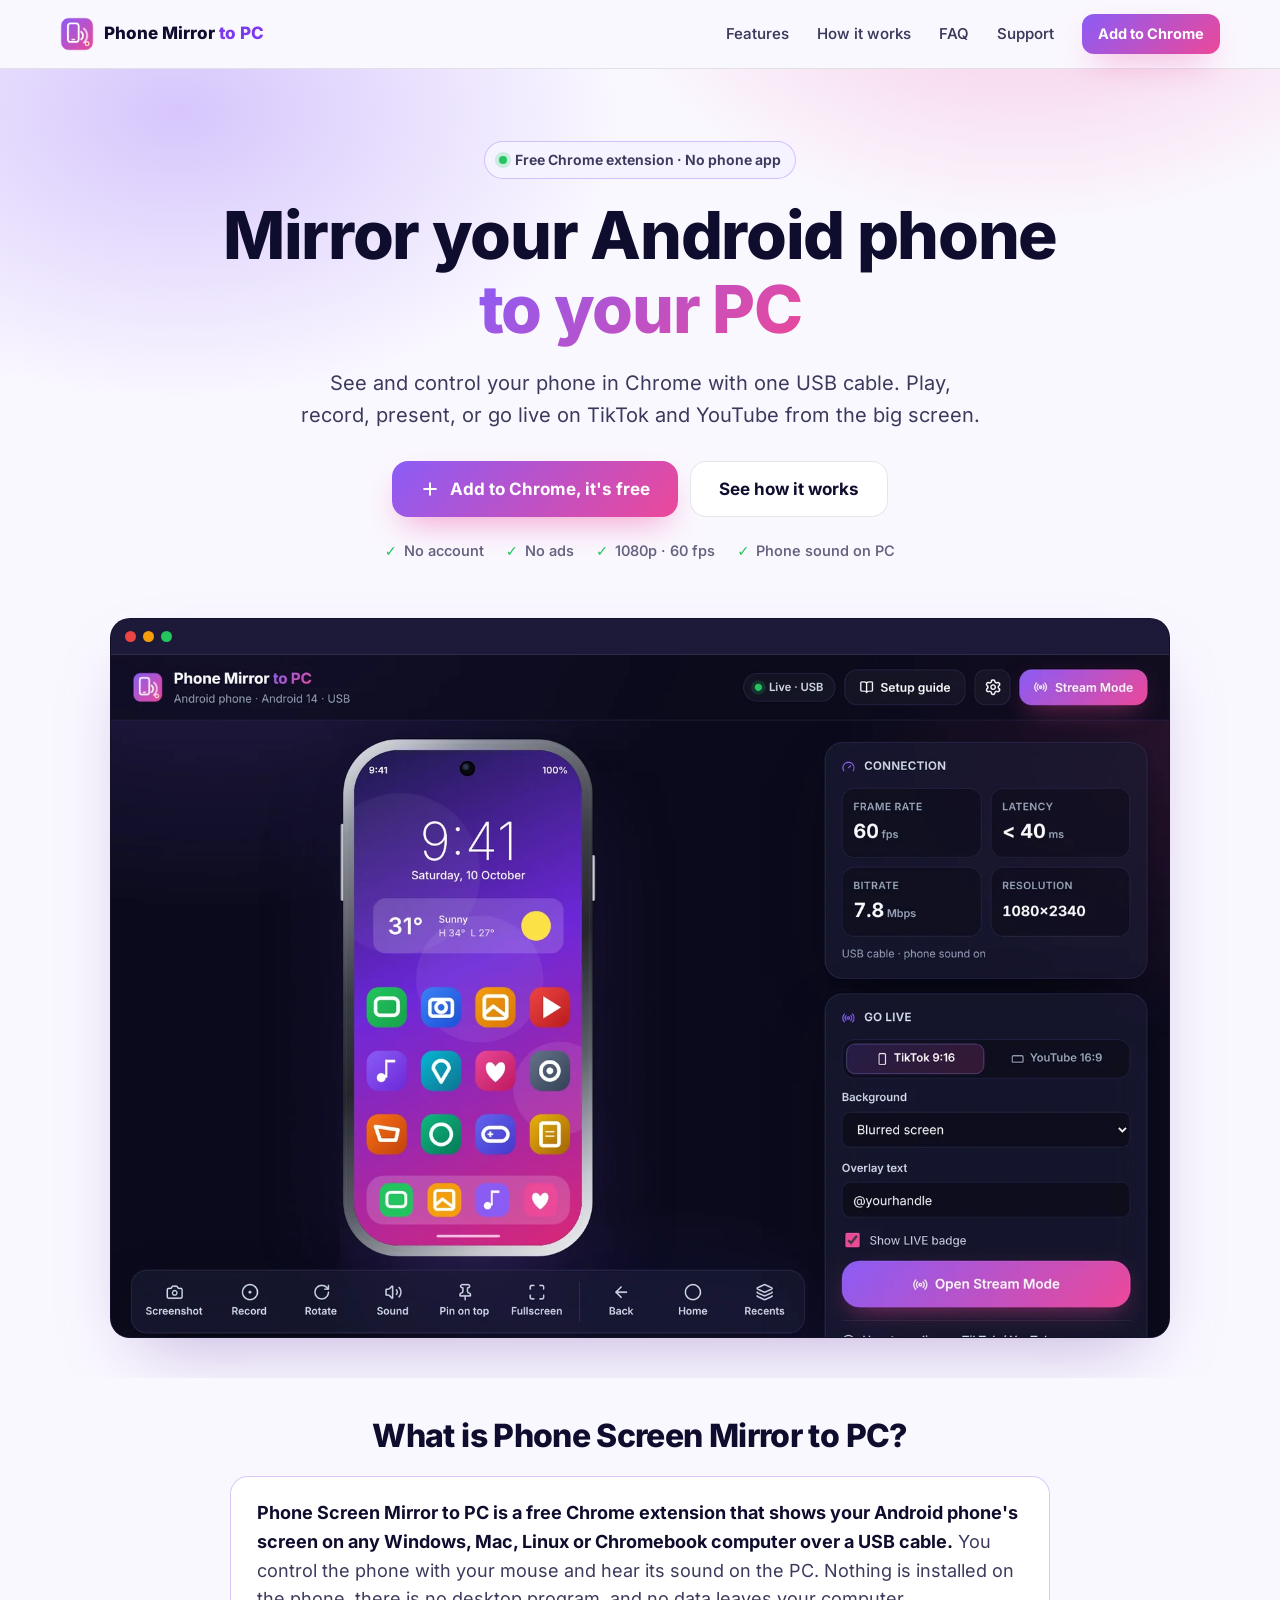
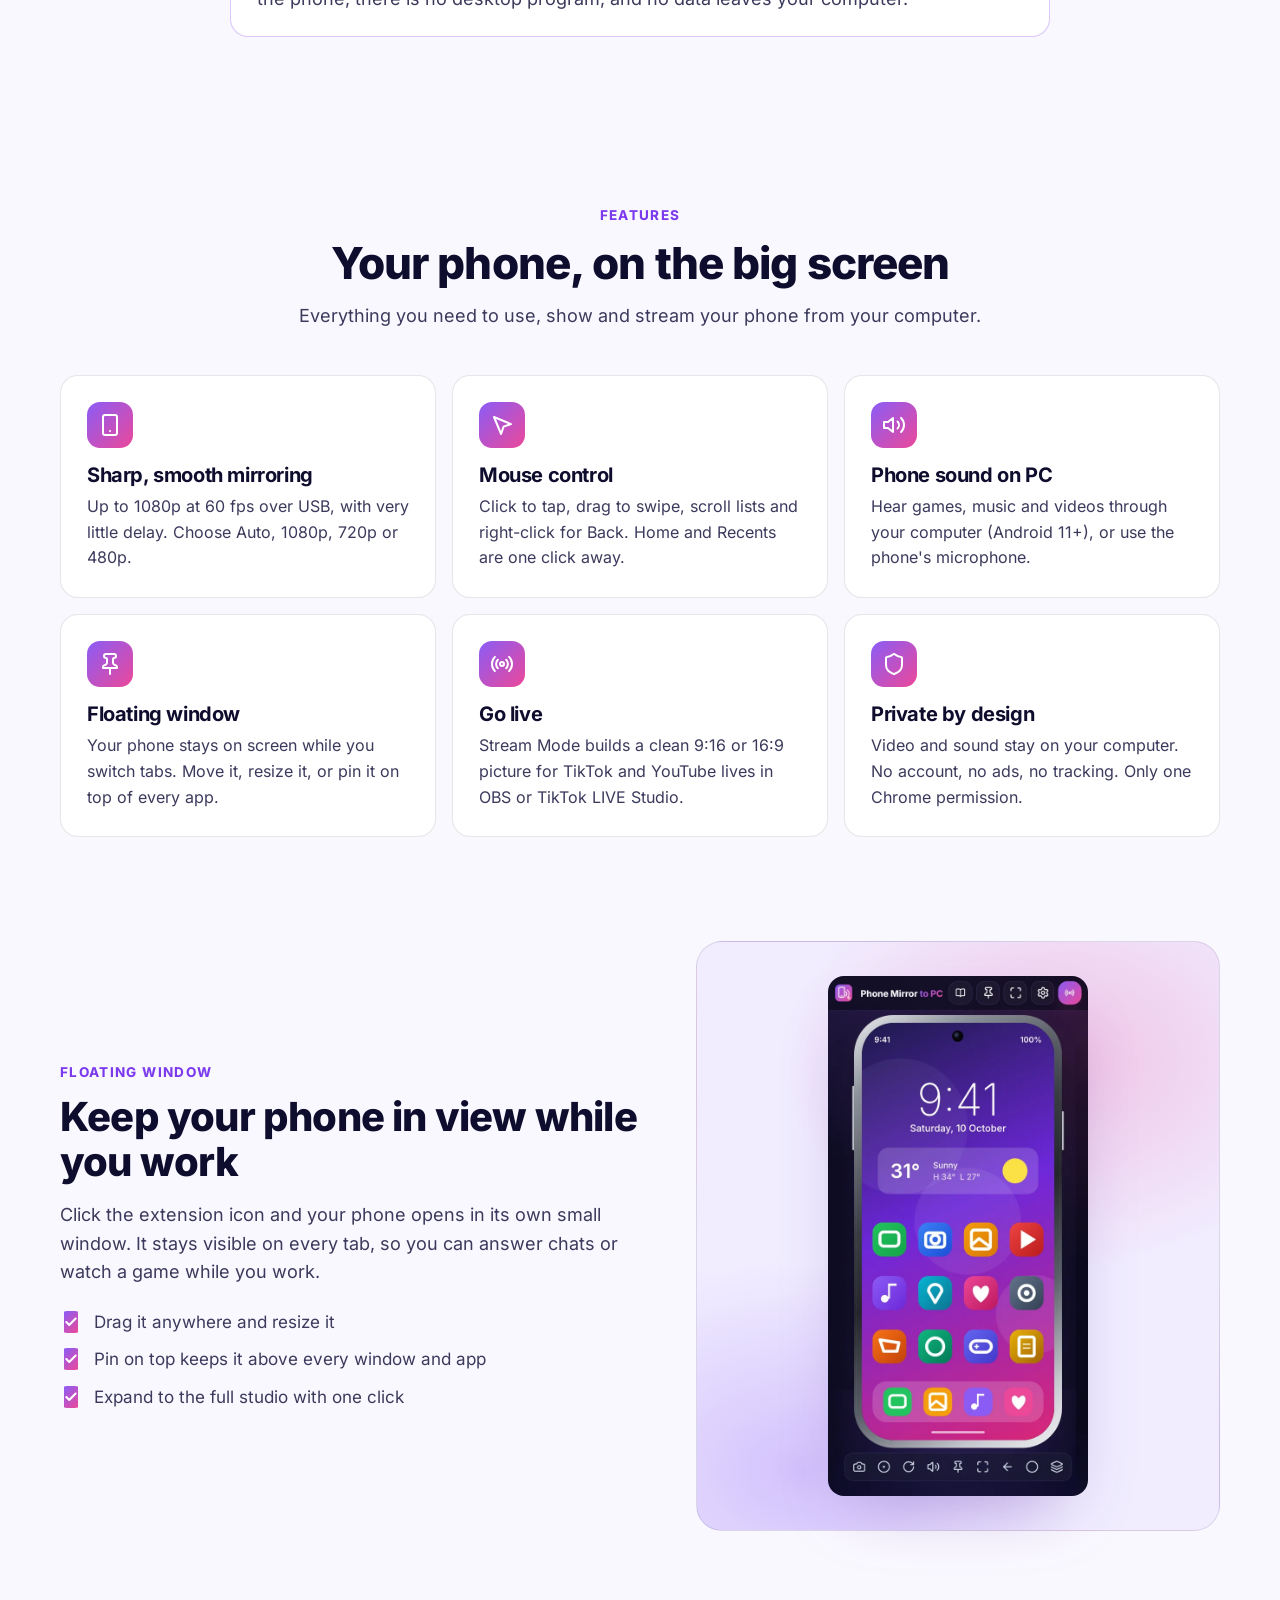
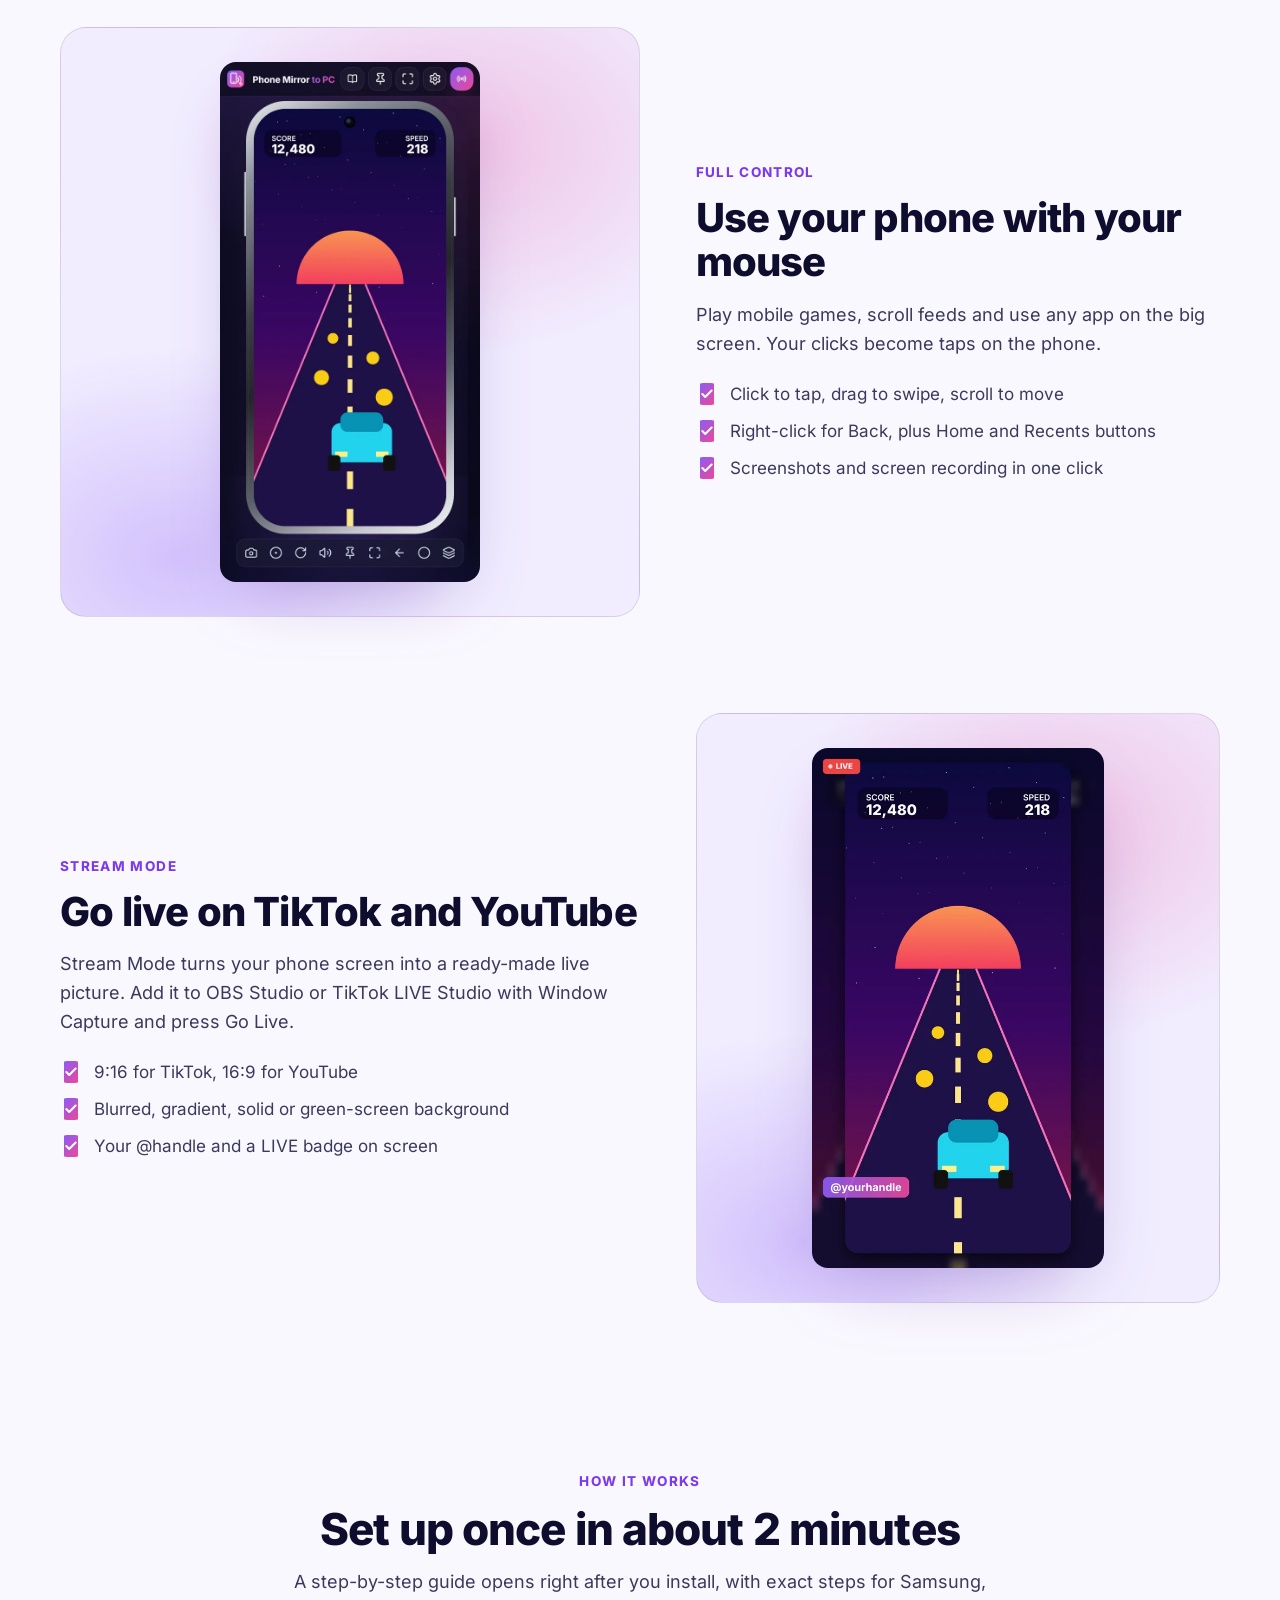
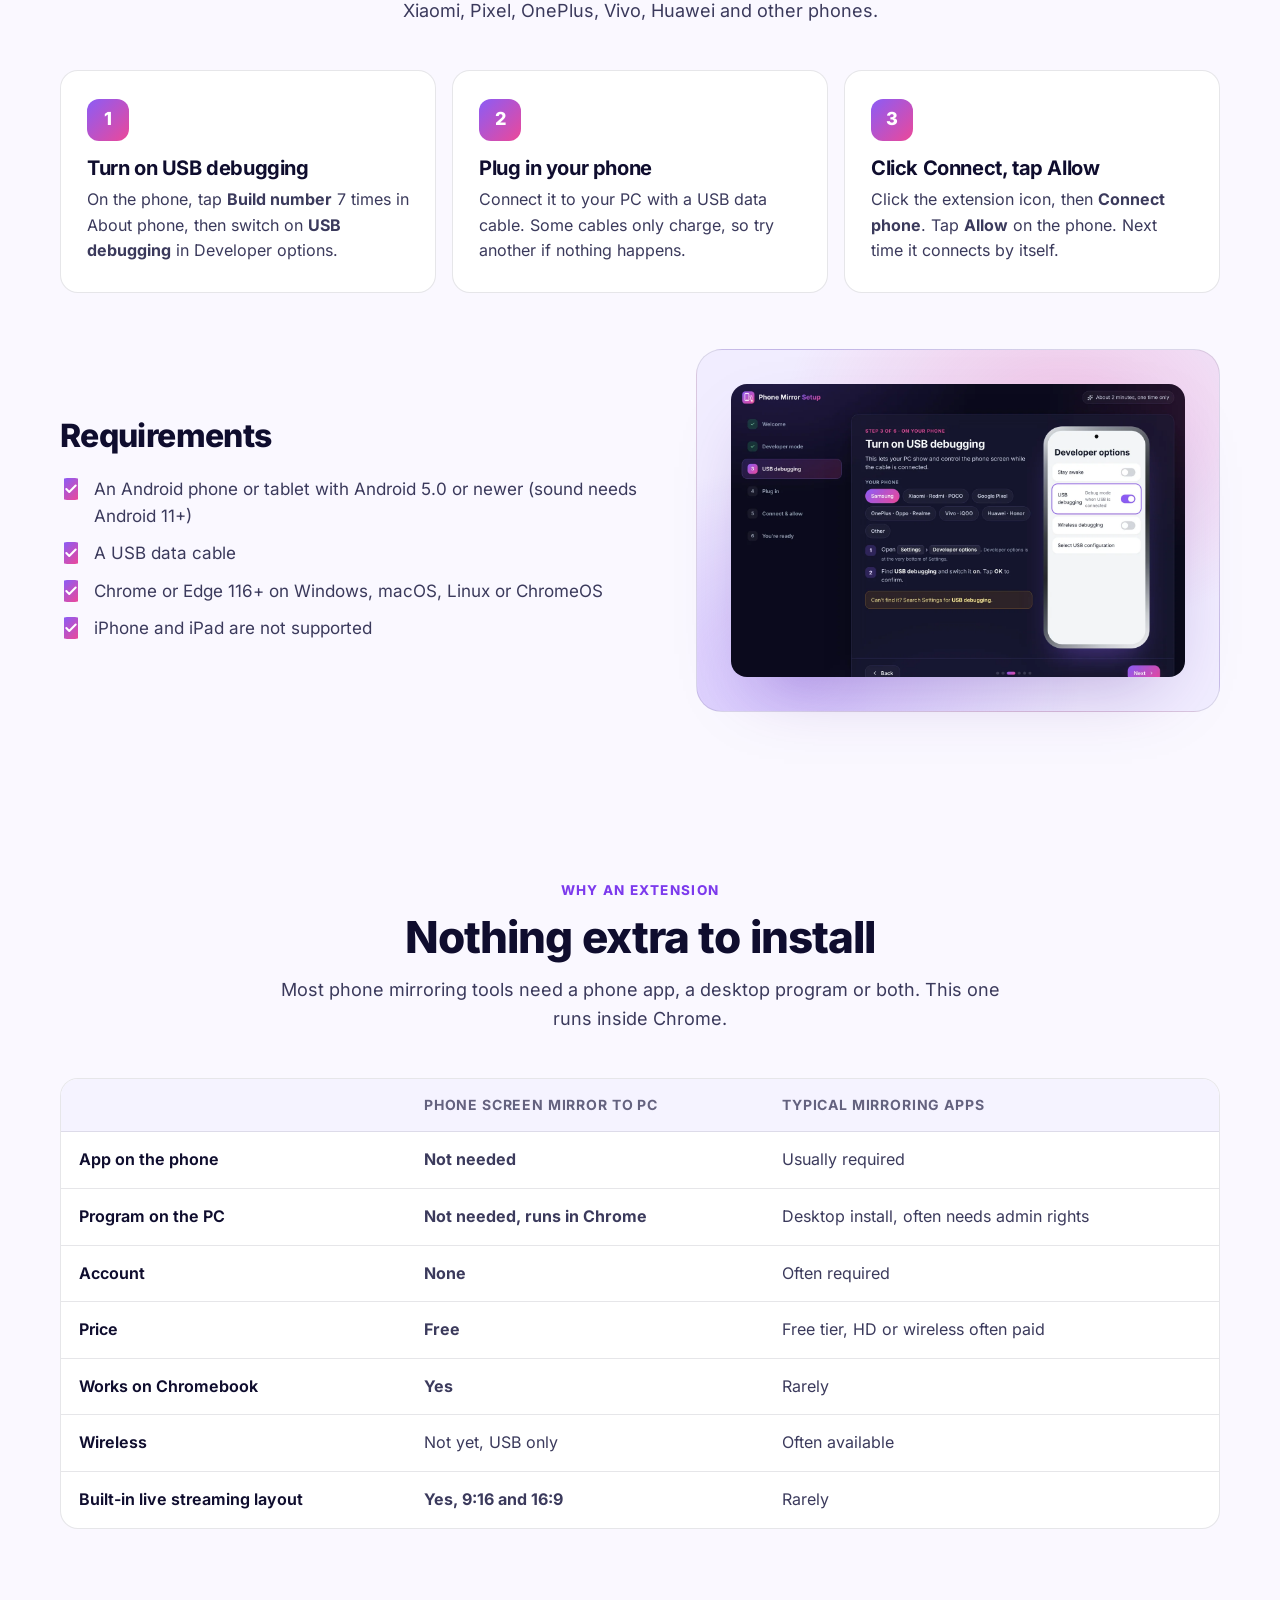
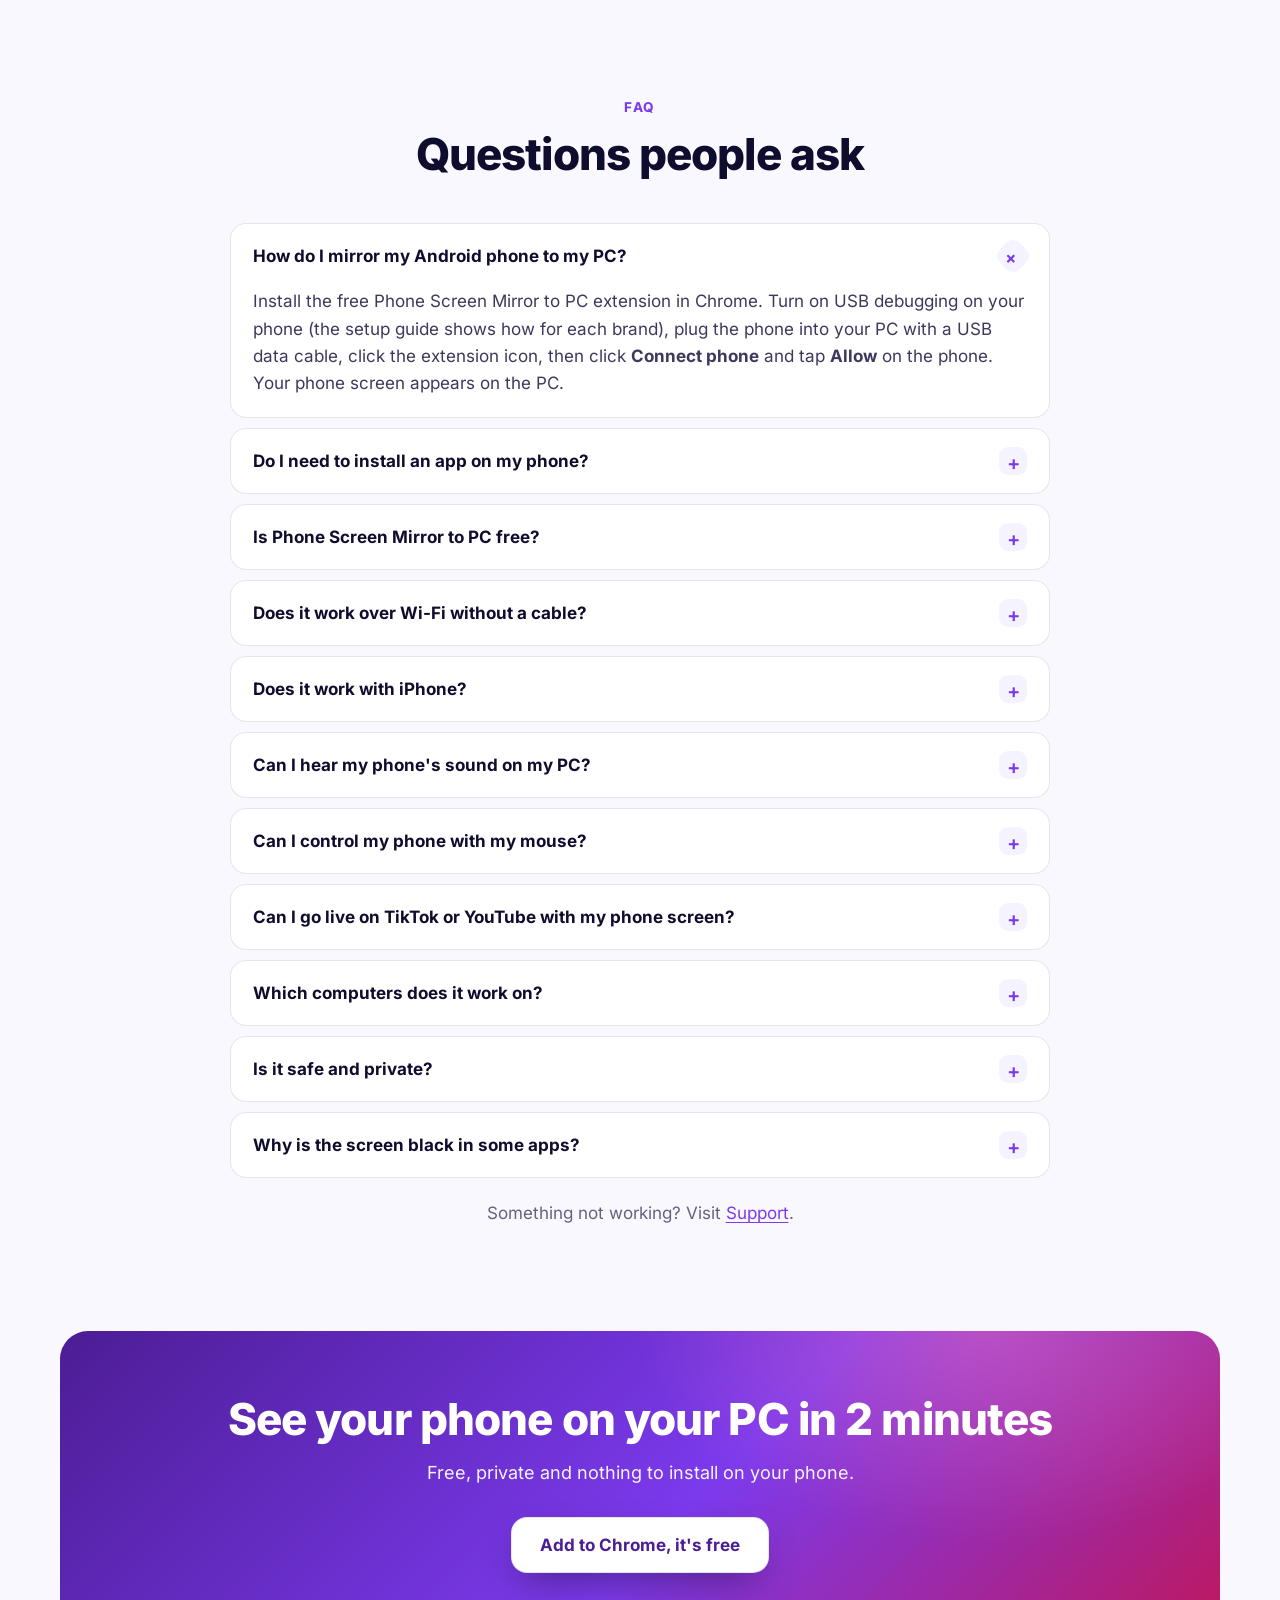
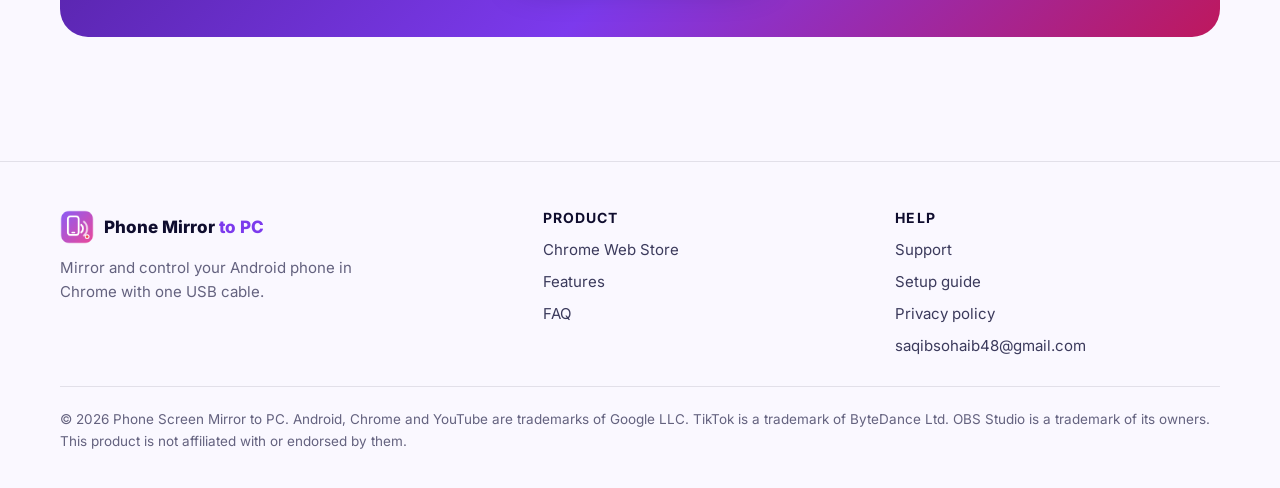
<file: index.html>
<!doctype html>
<html lang="en">
<head>
<meta charset="utf-8">
<meta name="viewport" content="width=device-width, initial-scale=1">
<title>Phone Screen Mirror to PC: Mirror Android to Chrome with USB (Free)</title>
<meta name="description" content="Free Chrome extension that mirrors your Android phone screen to your PC over a USB cable. Control it with your mouse, hear phone sound, record, and go live on TikTok or YouTube. No phone app.">
<link rel="canonical" href="https://YOUR-USERNAME.github.io/">
<meta name="theme-color" content="#0b0a1f">
<link rel="icon" type="image/png" sizes="32x32" href="assets/icon32.png">
<link rel="icon" type="image/svg+xml" href="assets/logo.svg">
<link rel="apple-touch-icon" href="assets/icon128.png">
<link rel="stylesheet" href="assets/site.css">
<link rel="alternate" type="text/plain" title="LLM summary" href="llms.txt">
<meta property="og:type" content="website">
<meta property="og:title" content="Phone Screen Mirror to PC: Cast Android to Chrome">
<meta property="og:description" content="See and control your Android phone on your PC in Chrome. One USB cable, no phone app, free.">
<meta property="og:url" content="https://YOUR-USERNAME.github.io/">
<meta property="og:image" content="https://YOUR-USERNAME.github.io/assets/og-image.png">
<meta property="og:image:width" content="1200"><meta property="og:image:height" content="630">
<meta name="twitter:card" content="summary_large_image">
<script type="application/ld+json">
{
  "@context": "https://schema.org",
  "@graph": [
    {
      "@type": "SoftwareApplication",
      "@id": "https://YOUR-USERNAME.github.io/#app",
      "name": "Phone Screen Mirror to PC: Cast Android to Chrome",
      "alternateName": ["Phone Screen Mirror to PC", "Phone Mirror"],
      "description": "A free Chrome extension that shows an Android phone's screen on a PC over a USB cable and lets you control it with the mouse. No app on the phone and no desktop program are needed.",
      "applicationCategory": "UtilitiesApplication",
      "applicationSubCategory": "Screen mirroring, Browser extension",
      "operatingSystem": "Windows, macOS, Linux, ChromeOS",
      "browserRequirements": "Requires Google Chrome or Microsoft Edge 116 or newer",
      "softwareVersion": "1.1.0",
      "softwareRequirements": "Android phone with Android 5.0 or newer, USB debugging turned on, USB data cable",
      "installUrl": "https://chromewebstore.google.com/detail/ocddcpfmfpgallddfdcejebnanejibnb",
      "downloadUrl": "https://chromewebstore.google.com/detail/ocddcpfmfpgallddfdcejebnanejibnb",
      "url": "https://YOUR-USERNAME.github.io/",
      "image": "https://YOUR-USERNAME.github.io/assets/icon128.png",
      "screenshot": "https://YOUR-USERNAME.github.io/assets/studio.webp",
      "isAccessibleForFree": true,
      "offers": { "@type": "Offer", "price": "0", "priceCurrency": "USD" },
      "featureList": [
        "Mirror an Android phone screen to a PC in Chrome over USB",
        "No app on the phone and no desktop software",
        "Up to 1080p at 60 fps",
        "Control the phone with the mouse: click to tap, drag to swipe, right-click for Back",
        "Phone sound on the PC (Android 11 or newer) or the phone microphone",
        "Floating phone window that stays visible across tabs, with Pin on top",
        "Screenshots and screen recording",
        "Stream Mode for TikTok (9:16) and YouTube (16:9) lives with OBS Studio or TikTok LIVE Studio",
        "No account, no ads, no tracking, no data collected"
      ]
    },
    {
      "@type": "WebSite",
      "@id": "https://YOUR-USERNAME.github.io/#site",
      "name": "Phone Screen Mirror to PC",
      "url": "https://YOUR-USERNAME.github.io/"
    },
    {
      "@type": "FAQPage",
      "mainEntity": [
        { "@type": "Question", "name": "How do I mirror my Android phone to my PC?", "acceptedAnswer": { "@type": "Answer", "text": "Install the free Phone Screen Mirror to PC extension in Chrome. Turn on USB debugging on your phone (the setup guide shows how for each brand), plug the phone into your PC with a USB data cable, click the extension icon, then click Connect phone and tap Allow on the phone. Your phone screen appears on the PC." } },
        { "@type": "Question", "name": "Do I need to install an app on my phone?", "acceptedAnswer": { "@type": "Answer", "text": "No. Nothing is installed on the phone and no program is installed on the PC. You only need the Chrome extension and a USB cable." } },
        { "@type": "Question", "name": "Is Phone Screen Mirror to PC free?", "acceptedAnswer": { "@type": "Answer", "text": "Yes. It is free, with no account, no ads and no watermark." } },
        { "@type": "Question", "name": "Does it work over Wi-Fi without a cable?", "acceptedAnswer": { "@type": "Answer", "text": "Not at the moment. It connects with a USB cable only, which gives a stable picture with low delay." } },
        { "@type": "Question", "name": "Does it work with iPhone?", "acceptedAnswer": { "@type": "Answer", "text": "No. It works with Android phones and tablets running Android 5.0 or newer. iPhone and iPad are not supported." } },
        { "@type": "Question", "name": "Can I hear my phone's sound on my PC?", "acceptedAnswer": { "@type": "Answer", "text": "Yes, on Android 11 or newer. You can also switch to the phone's microphone, and add your PC microphone to recordings and Stream Mode." } },
        { "@type": "Question", "name": "Can I control my phone with my mouse?", "acceptedAnswer": { "@type": "Answer", "text": "Yes. Click to tap, drag to swipe, scroll to move through lists, and right-click for Back. Back, Home and Recent apps buttons are also on the toolbar. To type, use the phone's on-screen keyboard with the mouse." } },
        { "@type": "Question", "name": "Can I go live on TikTok or YouTube with my phone screen?", "acceptedAnswer": { "@type": "Answer", "text": "Yes. Stream Mode makes a clean 9:16 picture for TikTok or 16:9 for YouTube, with a blurred, gradient or green-screen background, your @handle and a LIVE badge. Add it to OBS Studio or TikTok LIVE Studio with Window Capture." } },
        { "@type": "Question", "name": "Which computers does it work on?", "acceptedAnswer": { "@type": "Answer", "text": "Any Windows, macOS, Linux or ChromeOS computer with Google Chrome or Microsoft Edge 116 or newer. Some Windows PCs need the phone maker's USB driver." } },
        { "@type": "Question", "name": "Is it safe and private?", "acceptedAnswer": { "@type": "Answer", "text": "Yes. The phone's screen and sound go straight over the cable to your own computer. Nothing is uploaded and no data is collected. The extension asks for only one Chrome permission, storage, to remember your settings." } },
        { "@type": "Question", "name": "Why is the screen black in some apps?", "acceptedAnswer": { "@type": "Answer", "text": "Some apps, such as banking and video streaming apps, block screen capture on purpose. Those apps show black while everything else mirrors normally." } }
      ]
    }
  ]
}
</script>
</head>
<body>
<a class="skip" href="#main">Skip to content</a>
<header class="top">
  <div class="wrap">
    <a class="logo" href="./" aria-label="Phone Screen Mirror to PC, home"><img src="assets/icon48.png" alt="" width="34" height="34"><b>Phone Mirror <span>to PC</span></b></a>
    <nav class="nav" aria-label="Main">
      <a href="#features">Features</a><a href="#how">How it works</a><a href="#faq">FAQ</a><a href="support.html">Support</a>
    </nav>
    <a class="btn btn-primary" href="https://chromewebstore.google.com/detail/ocddcpfmfpgallddfdcejebnanejibnb" rel="noopener">Add to Chrome</a>
  </div>
</header>

<main id="main">
  <!-- Hero -->
  <div class="hero">
    <div class="wrap">
      <span class="pill"><b></b>Free Chrome extension · No phone app</span>
      <h1>Mirror your Android phone <span class="g">to your PC</span></h1>
      <p class="lead">See and control your phone in Chrome with one USB cable. Play, record, present, or go live on TikTok and YouTube from the big screen.</p>
      <div class="cta">
        <a class="btn btn-primary btn-lg" href="https://chromewebstore.google.com/detail/ocddcpfmfpgallddfdcejebnanejibnb" rel="noopener">
          <svg viewBox="0 0 24 24" fill="none" stroke="currentColor" stroke-width="2.4" stroke-linecap="round" stroke-linejoin="round" aria-hidden="true"><path d="M12 5v14M5 12h14"/></svg>
          Add to Chrome, it's free
        </a>
        <a class="btn btn-lg" href="#how">See how it works</a>
      </div>
      <div class="facts"><span>No account</span><span>No ads</span><span>1080p · 60 fps</span><span>Phone sound on PC</span></div>
      <div class="shot">
        <div class="bar"><i></i><i></i><i></i></div>
        <img src="assets/studio.webp" width="1600" height="1031" alt="Phone Screen Mirror to PC showing a live Android home screen in a phone frame, with connection stats and Go Live settings beside it" fetchpriority="high">
      </div>
    </div>
  </div>

  <!-- Quotable definition (for people and AI answers) -->
  <section style="padding-top:40px" aria-labelledby="what">
    <div class="wrap">
      <h2 id="what" class="sec-h" style="font-size:clamp(24px,3vw,32px);margin-bottom:22px">What is Phone Screen Mirror to PC?</h2>
      <p class="answer"><strong>Phone Screen Mirror to PC is a free Chrome extension that shows your Android phone's screen on any Windows, Mac, Linux or Chromebook computer over a USB cable.</strong> You control the phone with your mouse and hear its sound on the PC. Nothing is installed on the phone, there is no desktop program, and no data leaves your computer.</p>
    </div>
  </section>

  <!-- Features -->
  <section id="features" aria-labelledby="feat-h">
    <div class="wrap">
      <div class="sec-h"><span class="kick">Features</span><h2 id="feat-h">Your phone, on the big screen</h2><p>Everything you need to use, show and stream your phone from your computer.</p></div>
      <div class="grid3">
        <div class="card"><div class="ico"><svg viewBox="0 0 24 24" fill="none" stroke="currentColor" stroke-width="2" stroke-linecap="round" stroke-linejoin="round" aria-hidden="true"><rect x="5" y="2" width="14" height="20" rx="2"/><path d="M12 18h.01"/></svg></div><h3>Sharp, smooth mirroring</h3><p>Up to 1080p at 60 fps over USB, with very little delay. Choose Auto, 1080p, 720p or 480p.</p></div>
        <div class="card"><div class="ico"><svg viewBox="0 0 24 24" fill="none" stroke="currentColor" stroke-width="2" stroke-linecap="round" stroke-linejoin="round" aria-hidden="true"><path d="m4 4 7.07 17 2.51-7.39L21 11.07z"/></svg></div><h3>Mouse control</h3><p>Click to tap, drag to swipe, scroll lists and right-click for Back. Home and Recents are one click away.</p></div>
        <div class="card"><div class="ico"><svg viewBox="0 0 24 24" fill="none" stroke="currentColor" stroke-width="2" stroke-linecap="round" stroke-linejoin="round" aria-hidden="true"><path d="M11 5 6 9H2v6h4l5 4V5Z"/><path d="M15.54 8.46a5 5 0 0 1 0 7.07M19.07 4.93a10 10 0 0 1 0 14.14"/></svg></div><h3>Phone sound on PC</h3><p>Hear games, music and videos through your computer (Android 11+), or use the phone's microphone.</p></div>
        <div class="card"><div class="ico"><svg viewBox="0 0 24 24" fill="none" stroke="currentColor" stroke-width="2" stroke-linecap="round" stroke-linejoin="round" aria-hidden="true"><path d="M12 17v5M9 10.76a2 2 0 0 1-1.11 1.79l-1.78.9A2 2 0 0 0 5 15.24V16h14v-.76a2 2 0 0 0-1.11-1.79l-1.78-.9A2 2 0 0 1 15 10.76V7a1 1 0 0 1 1-1 2 2 0 0 0 0-4H8a2 2 0 0 0 0 4 1 1 0 0 1 1 1z"/></svg></div><h3>Floating window</h3><p>Your phone stays on screen while you switch tabs. Move it, resize it, or pin it on top of every app.</p></div>
        <div class="card"><div class="ico"><svg viewBox="0 0 24 24" fill="none" stroke="currentColor" stroke-width="2" stroke-linecap="round" stroke-linejoin="round" aria-hidden="true"><path d="M4.9 19.1C1 15.2 1 8.8 4.9 4.9M7.8 16.2c-2.3-2.3-2.3-6.1 0-8.5M16.2 7.8c2.3 2.3 2.3 6.1 0 8.5M19.1 4.9C23 8.8 23 15.1 19.1 19"/><circle cx="12" cy="12" r="2"/></svg></div><h3>Go live</h3><p>Stream Mode builds a clean 9:16 or 16:9 picture for TikTok and YouTube lives in OBS or TikTok LIVE Studio.</p></div>
        <div class="card"><div class="ico"><svg viewBox="0 0 24 24" fill="none" stroke="currentColor" stroke-width="2" stroke-linecap="round" stroke-linejoin="round" aria-hidden="true"><path d="M20 13c0 5-3.5 7.5-7.66 8.95a1 1 0 0 1-.67-.01C7.5 20.5 4 18 4 13V6a1 1 0 0 1 1-1c2 0 4.5-1.2 6.24-2.72a1.17 1.17 0 0 1 1.52 0C14.51 3.81 17 5 19 5a1 1 0 0 1 1 1z"/></svg></div><h3>Private by design</h3><p>Video and sound stay on your computer. No account, no ads, no tracking. Only one Chrome permission.</p></div>
      </div>
    </div>
  </section>

  <!-- Feature stories -->
  <section aria-label="Feature details" style="padding-top:20px">
    <div class="wrap">
      <div class="split">
        <div>
          <span class="kick">Floating window</span>
          <h2>Keep your phone in view while you work</h2>
          <p class="body">Click the extension icon and your phone opens in its own small window. It stays visible on every tab, so you can answer chats or watch a game while you work.</p>
          <ul class="ticks"><li>Drag it anywhere and resize it</li><li>Pin on top keeps it above every window and app</li><li>Expand to the full studio with one click</li></ul>
        </div>
        <div class="media"><img class="tall" src="assets/phone-window.webp" width="600" height="1200" alt="The floating phone window showing an Android home screen with tool buttons below" loading="lazy"></div>
      </div>

      <div class="split rev">
        <div>
          <span class="kick">Full control</span>
          <h2>Use your phone with your mouse</h2>
          <p class="body">Play mobile games, scroll feeds and use any app on the big screen. Your clicks become taps on the phone.</p>
          <ul class="ticks"><li>Click to tap, drag to swipe, scroll to move</li><li>Right-click for Back, plus Home and Recents buttons</li><li>Screenshots and screen recording in one click</li></ul>
        </div>
        <div class="media"><img class="tall" src="assets/control.webp" width="600" height="1200" alt="A racing game running on the mirrored phone, controlled from the PC" loading="lazy"></div>
      </div>

      <div class="split">
        <div>
          <span class="kick">Stream Mode</span>
          <h2>Go live on TikTok and YouTube</h2>
          <p class="body">Stream Mode turns your phone screen into a ready-made live picture. Add it to OBS Studio or TikTok LIVE Studio with Window Capture and press Go Live.</p>
          <ul class="ticks"><li>9:16 for TikTok, 16:9 for YouTube</li><li>Blurred, gradient, solid or green-screen background</li><li>Your @handle and a LIVE badge on screen</li></ul>
        </div>
        <div class="media"><img class="tall" src="assets/stream-mode.webp" width="540" height="960" alt="Stream Mode output in 9:16 with a LIVE badge and an @yourhandle overlay" loading="lazy"></div>
      </div>
    </div>
  </section>

  <!-- How it works -->
  <section id="how" aria-labelledby="how-h">
    <div class="wrap">
      <div class="sec-h"><span class="kick">How it works</span><h2 id="how-h">Set up once in about 2 minutes</h2><p>A step-by-step guide opens right after you install, with exact steps for Samsung, Xiaomi, Pixel, OnePlus, Vivo, Huawei and other phones.</p></div>
      <ol class="steps" style="list-style:none;padding:0;margin:0">
        <li class="step"><h3>Turn on USB debugging</h3><p>On the phone, tap <b>Build number</b> 7 times in About phone, then switch on <b>USB debugging</b> in Developer options.</p></li>
        <li class="step"><h3>Plug in your phone</h3><p>Connect it to your PC with a USB data cable. Some cables only charge, so try another if nothing happens.</p></li>
        <li class="step"><h3>Click Connect, tap Allow</h3><p>Click the extension icon, then <b>Connect phone</b>. Tap <b>Allow</b> on the phone. Next time it connects by itself.</p></li>
      </ol>
      <div class="split" style="margin-top:56px">
        <div>
          <h2 style="font-size:clamp(24px,3vw,32px)">Requirements</h2>
          <ul class="ticks">
            <li>An Android phone or tablet with Android 5.0 or newer (sound needs Android 11+)</li>
            <li>A USB data cable</li>
            <li>Chrome or Edge 116+ on Windows, macOS, Linux or ChromeOS</li>
            <li>iPhone and iPad are not supported</li>
          </ul>
        </div>
        <div class="media"><img src="assets/setup-guide.webp" width="1400" height="902" alt="The built-in setup guide showing how to turn on USB debugging, with a phone brand picker" loading="lazy"></div>
      </div>
    </div>
  </section>

  <!-- Compare -->
  <section aria-labelledby="cmp-h">
    <div class="wrap">
      <div class="sec-h"><span class="kick">Why an extension</span><h2 id="cmp-h">Nothing extra to install</h2><p>Most phone mirroring tools need a phone app, a desktop program or both. This one runs inside Chrome.</p></div>
      <div class="tbl-wrap">
        <table class="tbl">
          <thead><tr><th scope="col"></th><th scope="col">Phone Screen Mirror to PC</th><th scope="col">Typical mirroring apps</th></tr></thead>
          <tbody>
            <tr><td>App on the phone</td><td class="yes">Not needed</td><td>Usually required</td></tr>
            <tr><td>Program on the PC</td><td class="yes">Not needed, runs in Chrome</td><td>Desktop install, often needs admin rights</td></tr>
            <tr><td>Account</td><td class="yes">None</td><td>Often required</td></tr>
            <tr><td>Price</td><td class="yes">Free</td><td>Free tier, HD or wireless often paid</td></tr>
            <tr><td>Works on Chromebook</td><td class="yes">Yes</td><td>Rarely</td></tr>
            <tr><td>Wireless</td><td>Not yet, USB only</td><td>Often available</td></tr>
            <tr><td>Built-in live streaming layout</td><td class="yes">Yes, 9:16 and 16:9</td><td>Rarely</td></tr>
          </tbody>
        </table>
      </div>
    </div>
  </section>

  <!-- FAQ -->
  <section id="faq" aria-labelledby="faq-h">
    <div class="wrap">
      <div class="sec-h"><span class="kick">FAQ</span><h2 id="faq-h">Questions people ask</h2></div>
      <div class="faq">
        <details open><summary>How do I mirror my Android phone to my PC?</summary><div><p>Install the free Phone Screen Mirror to PC extension in Chrome. Turn on USB debugging on your phone (the setup guide shows how for each brand), plug the phone into your PC with a USB data cable, click the extension icon, then click <b>Connect phone</b> and tap <b>Allow</b> on the phone. Your phone screen appears on the PC.</p></div></details>
        <details><summary>Do I need to install an app on my phone?</summary><div><p>No. Nothing is installed on the phone and no program is installed on the PC. You only need the Chrome extension and a USB cable.</p></div></details>
        <details><summary>Is Phone Screen Mirror to PC free?</summary><div><p>Yes. It is free, with no account, no ads and no watermark.</p></div></details>
        <details><summary>Does it work over Wi-Fi without a cable?</summary><div><p>Not at the moment. It connects with a USB cable only, which gives a stable picture with low delay.</p></div></details>
        <details><summary>Does it work with iPhone?</summary><div><p>No. It works with Android phones and tablets running Android 5.0 or newer. iPhone and iPad are not supported.</p></div></details>
        <details><summary>Can I hear my phone's sound on my PC?</summary><div><p>Yes, on Android 11 or newer. You can also switch to the phone's microphone, and add your PC microphone to recordings and Stream Mode.</p></div></details>
        <details><summary>Can I control my phone with my mouse?</summary><div><p>Yes. Click to tap, drag to swipe, scroll to move through lists, and right-click for Back. Back, Home and Recent apps buttons are also on the toolbar. To type, use the phone's on-screen keyboard with the mouse.</p></div></details>
        <details><summary>Can I go live on TikTok or YouTube with my phone screen?</summary><div><p>Yes. Stream Mode makes a clean 9:16 picture for TikTok or 16:9 for YouTube, with a blurred, gradient or green-screen background, your @handle and a LIVE badge. Add it to OBS Studio or TikTok LIVE Studio with Window Capture.</p></div></details>
        <details><summary>Which computers does it work on?</summary><div><p>Any Windows, macOS, Linux or ChromeOS computer with Google Chrome or Microsoft Edge 116 or newer. Some Windows PCs need the phone maker's USB driver.</p></div></details>
        <details><summary>Is it safe and private?</summary><div><p>Yes. The phone's screen and sound go straight over the cable to your own computer. Nothing is uploaded and no data is collected. The extension asks for only one Chrome permission, storage, to remember your settings. Read the <a href="privacy.html">privacy policy</a>.</p></div></details>
        <details><summary>Why is the screen black in some apps?</summary><div><p>Some apps, such as banking and video streaming apps, block screen capture on purpose. Those apps show black while everything else mirrors normally.</p></div></details>
      </div>
      <p class="muted" style="text-align:center;margin-top:22px">Something not working? Visit <a href="support.html">Support</a>.</p>
    </div>
  </section>

  <!-- Final CTA -->
  <section style="padding-top:20px">
    <div class="wrap">
      <div class="final">
        <h2>See your phone on your PC in 2 minutes</h2>
        <p>Free, private and nothing to install on your phone.</p>
        <div class="cta"><a class="btn btn-lg" href="https://chromewebstore.google.com/detail/ocddcpfmfpgallddfdcejebnanejibnb" rel="noopener">Add to Chrome, it's free</a></div>
      </div>
    </div>
  </section>
</main>

<footer>
  <div class="wrap">
    <div>
      <a class="logo" href="./"><img src="assets/icon48.png" alt="" width="34" height="34"><b>Phone Mirror <span>to PC</span></b></a>
      <p style="margin-top:12px;max-width:340px">Mirror and control your Android phone in Chrome with one USB cable.</p>
    </div>
    <div><h3>Product</h3><ul><li><a href="https://chromewebstore.google.com/detail/ocddcpfmfpgallddfdcejebnanejibnb" rel="noopener">Chrome Web Store</a></li><li><a href="#features">Features</a></li><li><a href="#faq">FAQ</a></li></ul></div>
    <div><h3>Help</h3><ul><li><a href="support.html">Support</a></li><li><a href="support.html#setup">Setup guide</a></li><li><a href="privacy.html">Privacy policy</a></li><li><a href="mailto:saqibsohaib48@gmail.com">saqibsohaib48@gmail.com</a></li></ul></div>
    <p class="legal">© 2026 Phone Screen Mirror to PC. Android, Chrome and YouTube are trademarks of Google LLC. TikTok is a trademark of ByteDance Ltd. OBS Studio is a trademark of its owners. This product is not affiliated with or endorsed by them.</p>
  </div>
</footer>
</body>
</html>
</file>
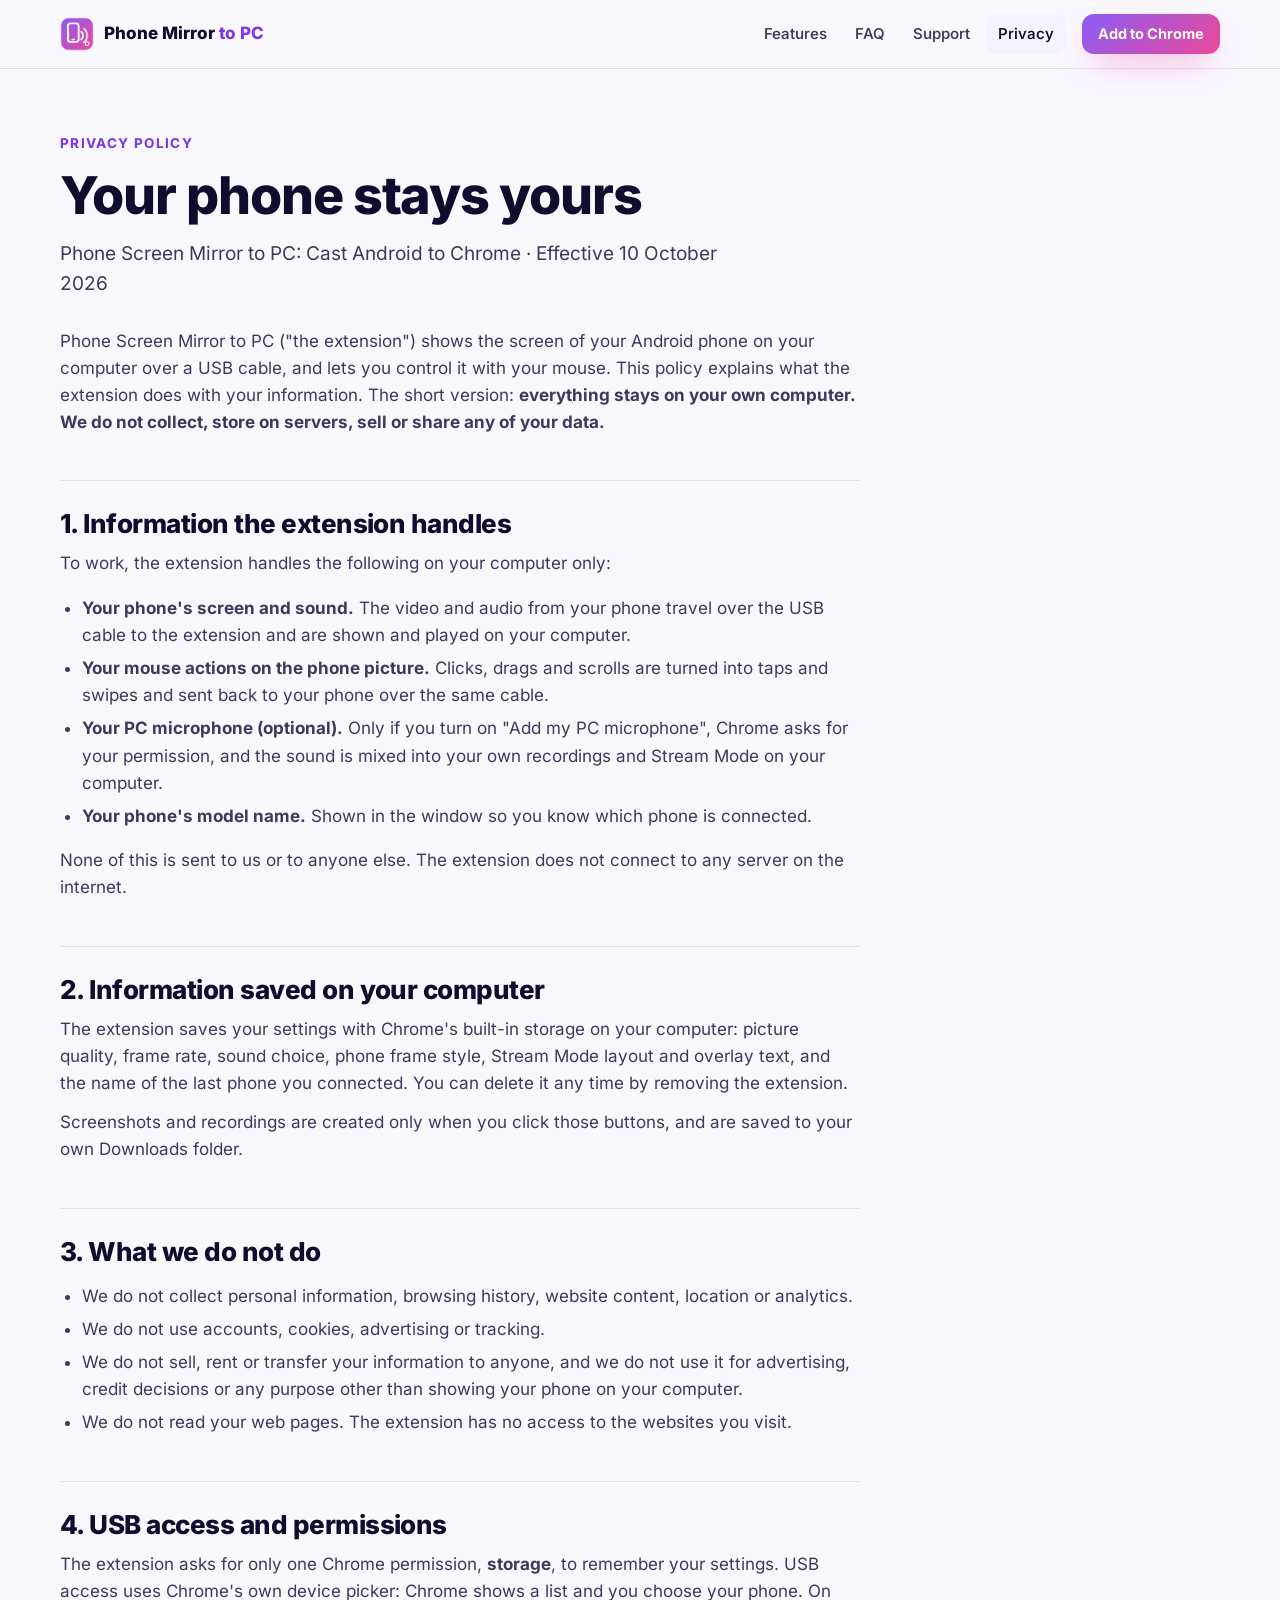
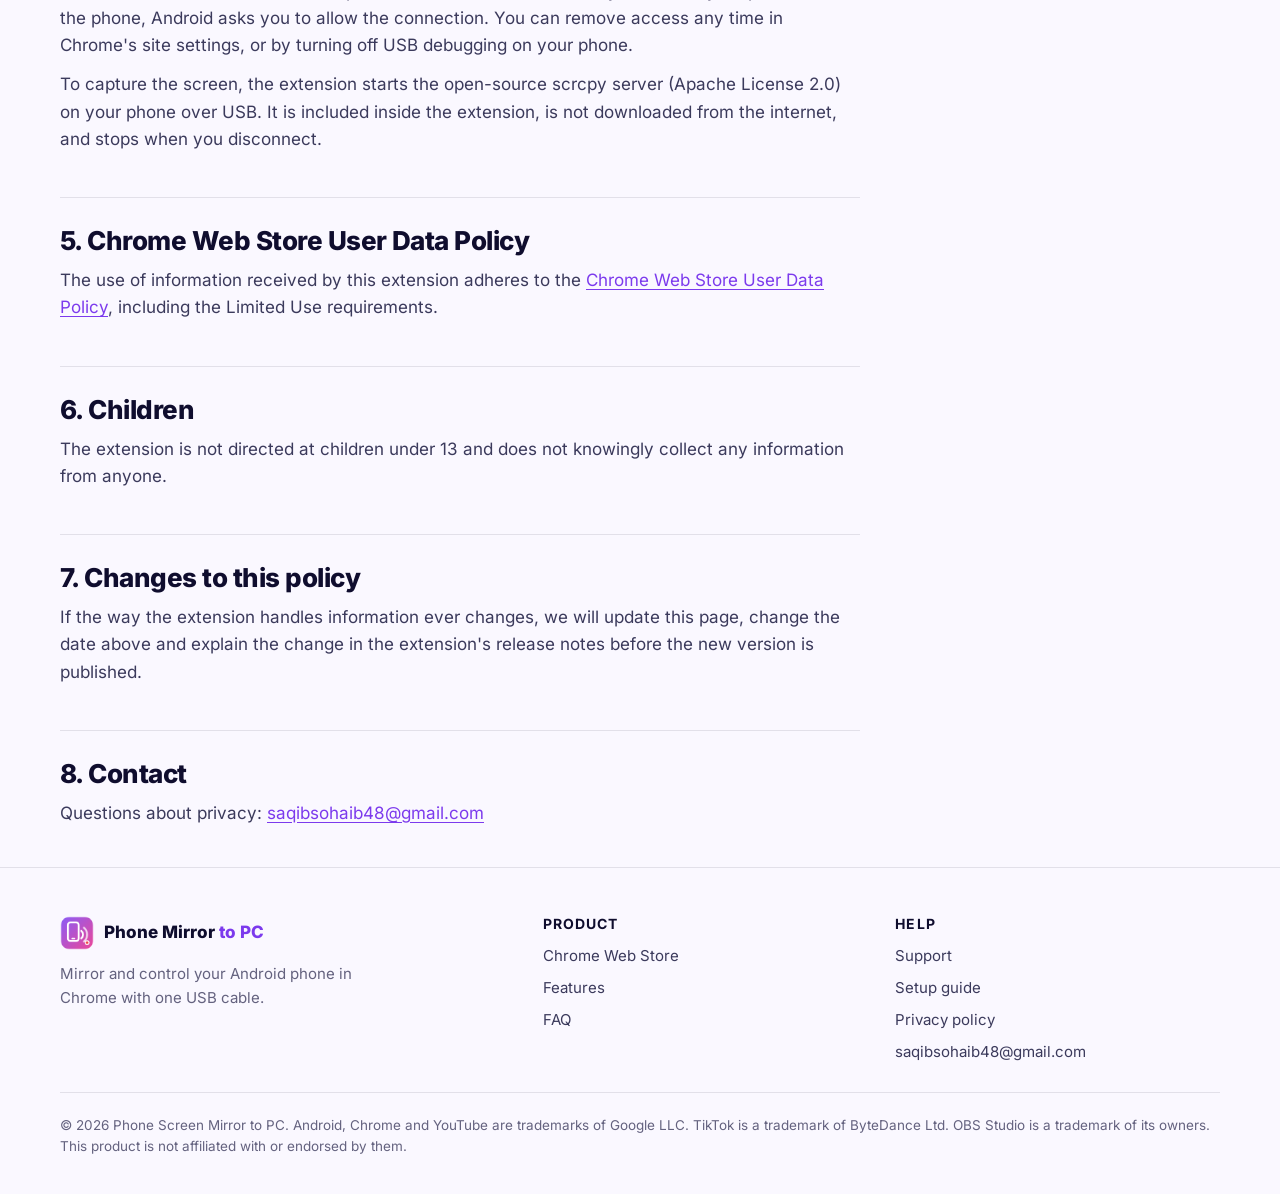
<file: privacy.html>
<!doctype html>
<html lang="en">
<head>
<meta charset="utf-8">
<meta name="viewport" content="width=device-width, initial-scale=1">
<title>Privacy Policy: Phone Screen Mirror to PC</title>
<meta name="description" content="Phone Screen Mirror to PC collects no data. Your phone screen and sound stay on your own computer. Read the full privacy policy.">
<link rel="canonical" href="https://YOUR-USERNAME.github.io/privacy.html">
<meta name="theme-color" content="#0b0a1f">
<link rel="icon" type="image/png" sizes="32x32" href="assets/icon32.png">
<link rel="icon" type="image/svg+xml" href="assets/logo.svg">
<link rel="stylesheet" href="assets/site.css">
<meta property="og:type" content="website">
<meta property="og:title" content="Privacy Policy: Phone Screen Mirror to PC">
<meta property="og:description" content="No data collected. Everything stays on your computer.">
<meta property="og:image" content="https://YOUR-USERNAME.github.io/assets/og-image.png">
<script type="application/ld+json">
{
  "@context": "https://schema.org",
  "@type": "WebPage",
  "name": "Privacy Policy: Phone Screen Mirror to PC",
  "url": "https://YOUR-USERNAME.github.io/privacy.html",
  "dateModified": "2026-10-10",
  "about": { "@id": "https://YOUR-USERNAME.github.io/#app" },
  "breadcrumb": { "@type": "BreadcrumbList", "itemListElement": [
    { "@type": "ListItem", "position": 1, "name": "Home", "item": "https://YOUR-USERNAME.github.io/" },
    { "@type": "ListItem", "position": 2, "name": "Privacy policy", "item": "https://YOUR-USERNAME.github.io/privacy.html" } ] }
}
</script>
</head>
<body>
<a class="skip" href="#main">Skip to content</a>
<header class="top">
  <div class="wrap">
    <a class="logo" href="./" aria-label="Phone Screen Mirror to PC, home"><img src="assets/icon48.png" alt="" width="34" height="34"><b>Phone Mirror <span>to PC</span></b></a>
    <nav class="nav" aria-label="Main">
      <a href="./#features">Features</a><a href="./#faq">FAQ</a><a href="support.html">Support</a><a href="privacy.html" aria-current="page">Privacy</a>
    </nav>
    <a class="btn btn-primary" href="https://chromewebstore.google.com/detail/ocddcpfmfpgallddfdcejebnanejibnb" rel="noopener">Add to Chrome</a>
  </div>
</header>

<main id="main" class="wrap">
  <div class="page-h">
    <span class="kick">Privacy policy</span>
    <h1 style="font-size:clamp(34px,5vw,52px)">Your phone stays yours</h1>
    <p>Phone Screen Mirror to PC: Cast Android to Chrome · Effective 10 October 2026</p>
  </div>
  <div class="prose">
<p>Phone Screen Mirror to PC ("the extension") shows the screen of your Android phone on your computer over a USB cable, and lets you control it with your mouse. This policy explains what the extension does with your information. The short version: <b>everything stays on your own computer. We do not collect, store on servers, sell or share any of your data.</b></p>

  <h2>1. Information the extension handles</h2>
  <p>To work, the extension handles the following on your computer only:</p>
  <ul>
    <li><b>Your phone's screen and sound.</b> The video and audio from your phone travel over the USB cable to the extension and are shown and played on your computer.</li>
    <li><b>Your mouse actions on the phone picture.</b> Clicks, drags and scrolls are turned into taps and swipes and sent back to your phone over the same cable.</li>
    <li><b>Your PC microphone (optional).</b> Only if you turn on "Add my PC microphone", Chrome asks for your permission, and the sound is mixed into your own recordings and Stream Mode on your computer.</li>
    <li><b>Your phone's model name.</b> Shown in the window so you know which phone is connected.</li>
  </ul>
  <p>None of this is sent to us or to anyone else. The extension does not connect to any server on the internet.</p>

  <h2>2. Information saved on your computer</h2>
  <p>The extension saves your settings with Chrome's built-in storage on your computer: picture quality, frame rate, sound choice, phone frame style, Stream Mode layout and overlay text, and the name of the last phone you connected. You can delete it any time by removing the extension.</p>
  <p>Screenshots and recordings are created only when you click those buttons, and are saved to your own Downloads folder.</p>

  <h2>3. What we do not do</h2>
  <ul>
    <li>We do not collect personal information, browsing history, website content, location or analytics.</li>
    <li>We do not use accounts, cookies, advertising or tracking.</li>
    <li>We do not sell, rent or transfer your information to anyone, and we do not use it for advertising, credit decisions or any purpose other than showing your phone on your computer.</li>
    <li>We do not read your web pages. The extension has no access to the websites you visit.</li>
  </ul>

  <h2>4. USB access and permissions</h2>
  <p>The extension asks for only one Chrome permission, <b>storage</b>, to remember your settings. USB access uses Chrome's own device picker: Chrome shows a list and you choose your phone. On the phone, Android asks you to allow the connection. You can remove access any time in Chrome's site settings, or by turning off USB debugging on your phone.</p>
  <p>To capture the screen, the extension starts the open-source scrcpy server (Apache License 2.0) on your phone over USB. It is included inside the extension, is not downloaded from the internet, and stops when you disconnect.</p>

  <h2>5. Chrome Web Store User Data Policy</h2>
  <p>The use of information received by this extension adheres to the <a href="https://developer.chrome.com/docs/webstore/program-policies/policies">Chrome Web Store User Data Policy</a>, including the Limited Use requirements.</p>

  <h2>6. Children</h2>
  <p>The extension is not directed at children under 13 and does not knowingly collect any information from anyone.</p>

  <h2>7. Changes to this policy</h2>
  <p>If the way the extension handles information ever changes, we will update this page, change the date above and explain the change in the extension's release notes before the new version is published.</p>

  <h2>8. Contact</h2>
  <p>Questions about privacy: <a href="mailto:saqibsohaib48@gmail.com">saqibsohaib48@gmail.com</a></p>
  </div>
</main>

<footer>
  <div class="wrap">
    <div>
      <a class="logo" href="./"><img src="assets/icon48.png" alt="" width="34" height="34"><b>Phone Mirror <span>to PC</span></b></a>
      <p style="margin-top:12px;max-width:340px">Mirror and control your Android phone in Chrome with one USB cable.</p>
    </div>
    <div><h3>Product</h3><ul><li><a href="https://chromewebstore.google.com/detail/ocddcpfmfpgallddfdcejebnanejibnb" rel="noopener">Chrome Web Store</a></li><li><a href="./#features">Features</a></li><li><a href="./#faq">FAQ</a></li></ul></div>
    <div><h3>Help</h3><ul><li><a href="support.html">Support</a></li><li><a href="support.html#setup">Setup guide</a></li><li><a href="privacy.html">Privacy policy</a></li><li><a href="mailto:saqibsohaib48@gmail.com">saqibsohaib48@gmail.com</a></li></ul></div>
    <p class="legal">© 2026 Phone Screen Mirror to PC. Android, Chrome and YouTube are trademarks of Google LLC. TikTok is a trademark of ByteDance Ltd. OBS Studio is a trademark of its owners. This product is not affiliated with or endorsed by them.</p>
  </div>
</footer>
</body>
</html>
</file>
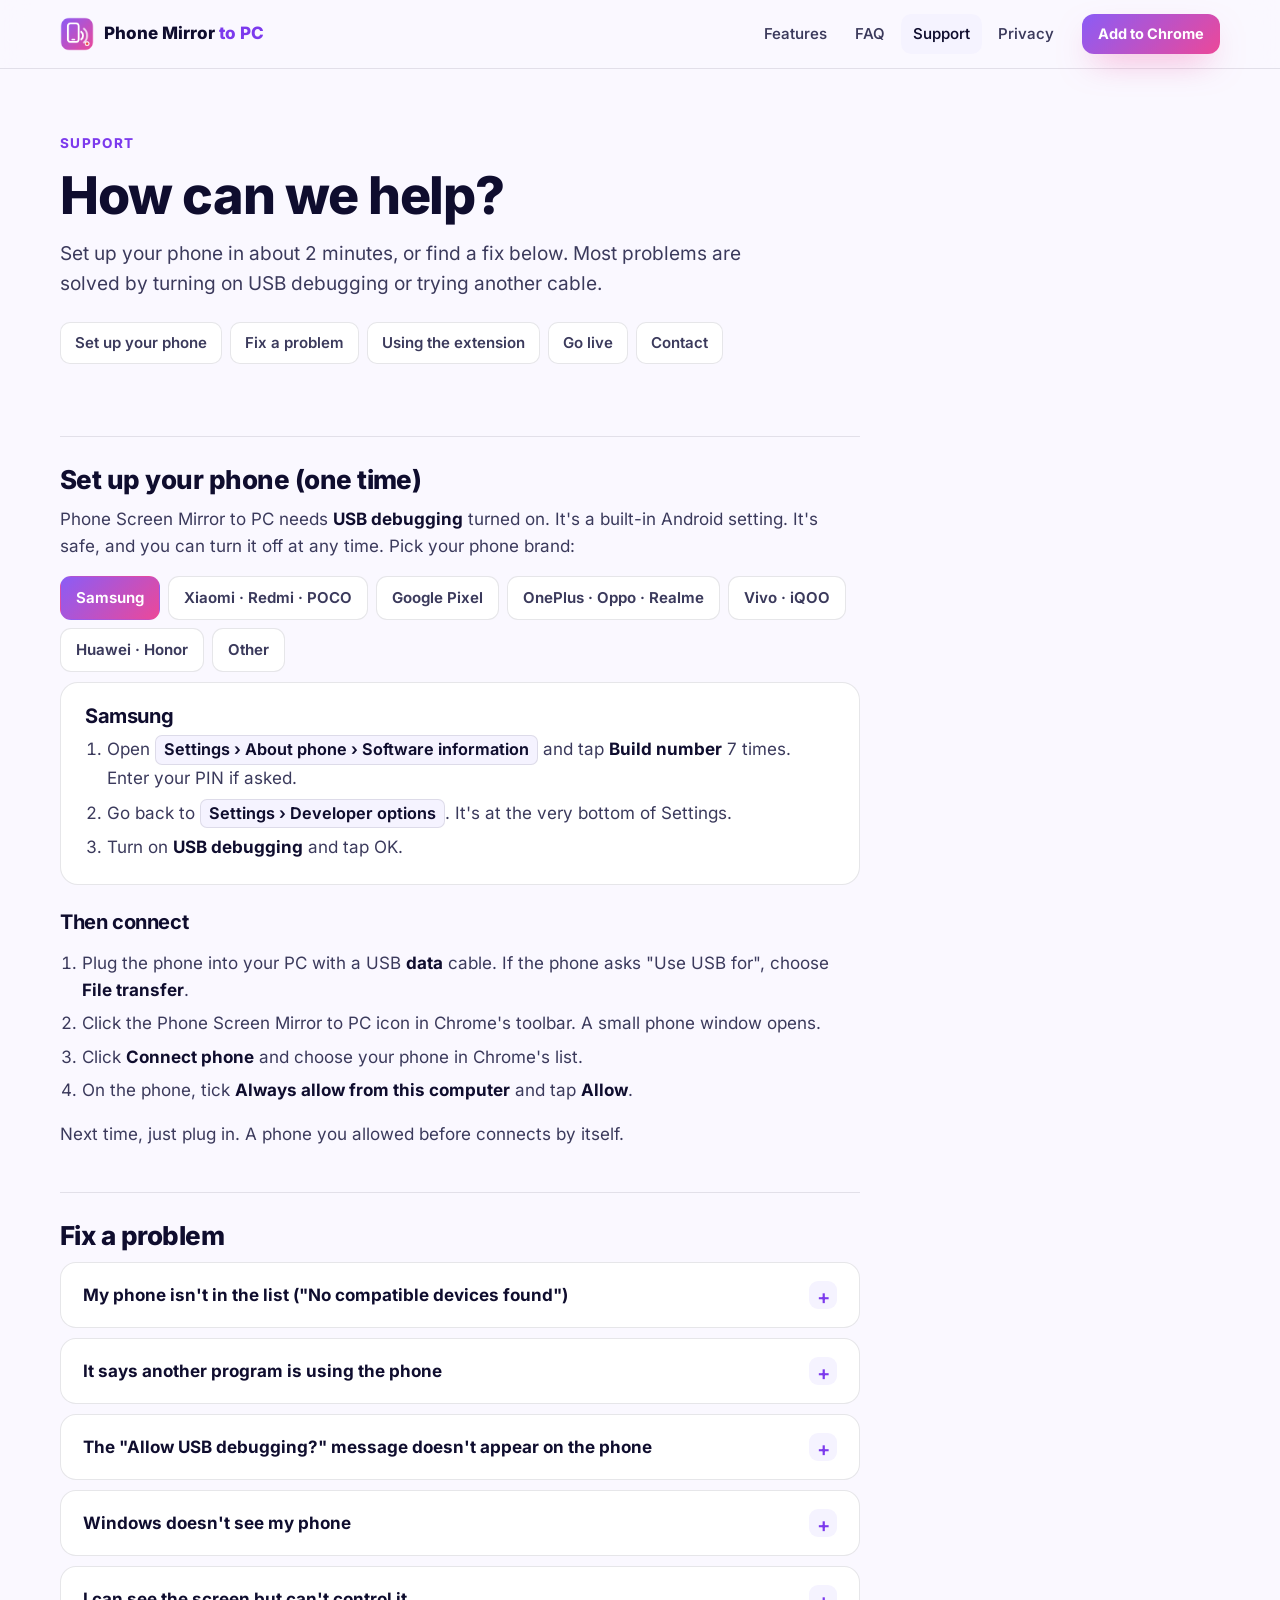
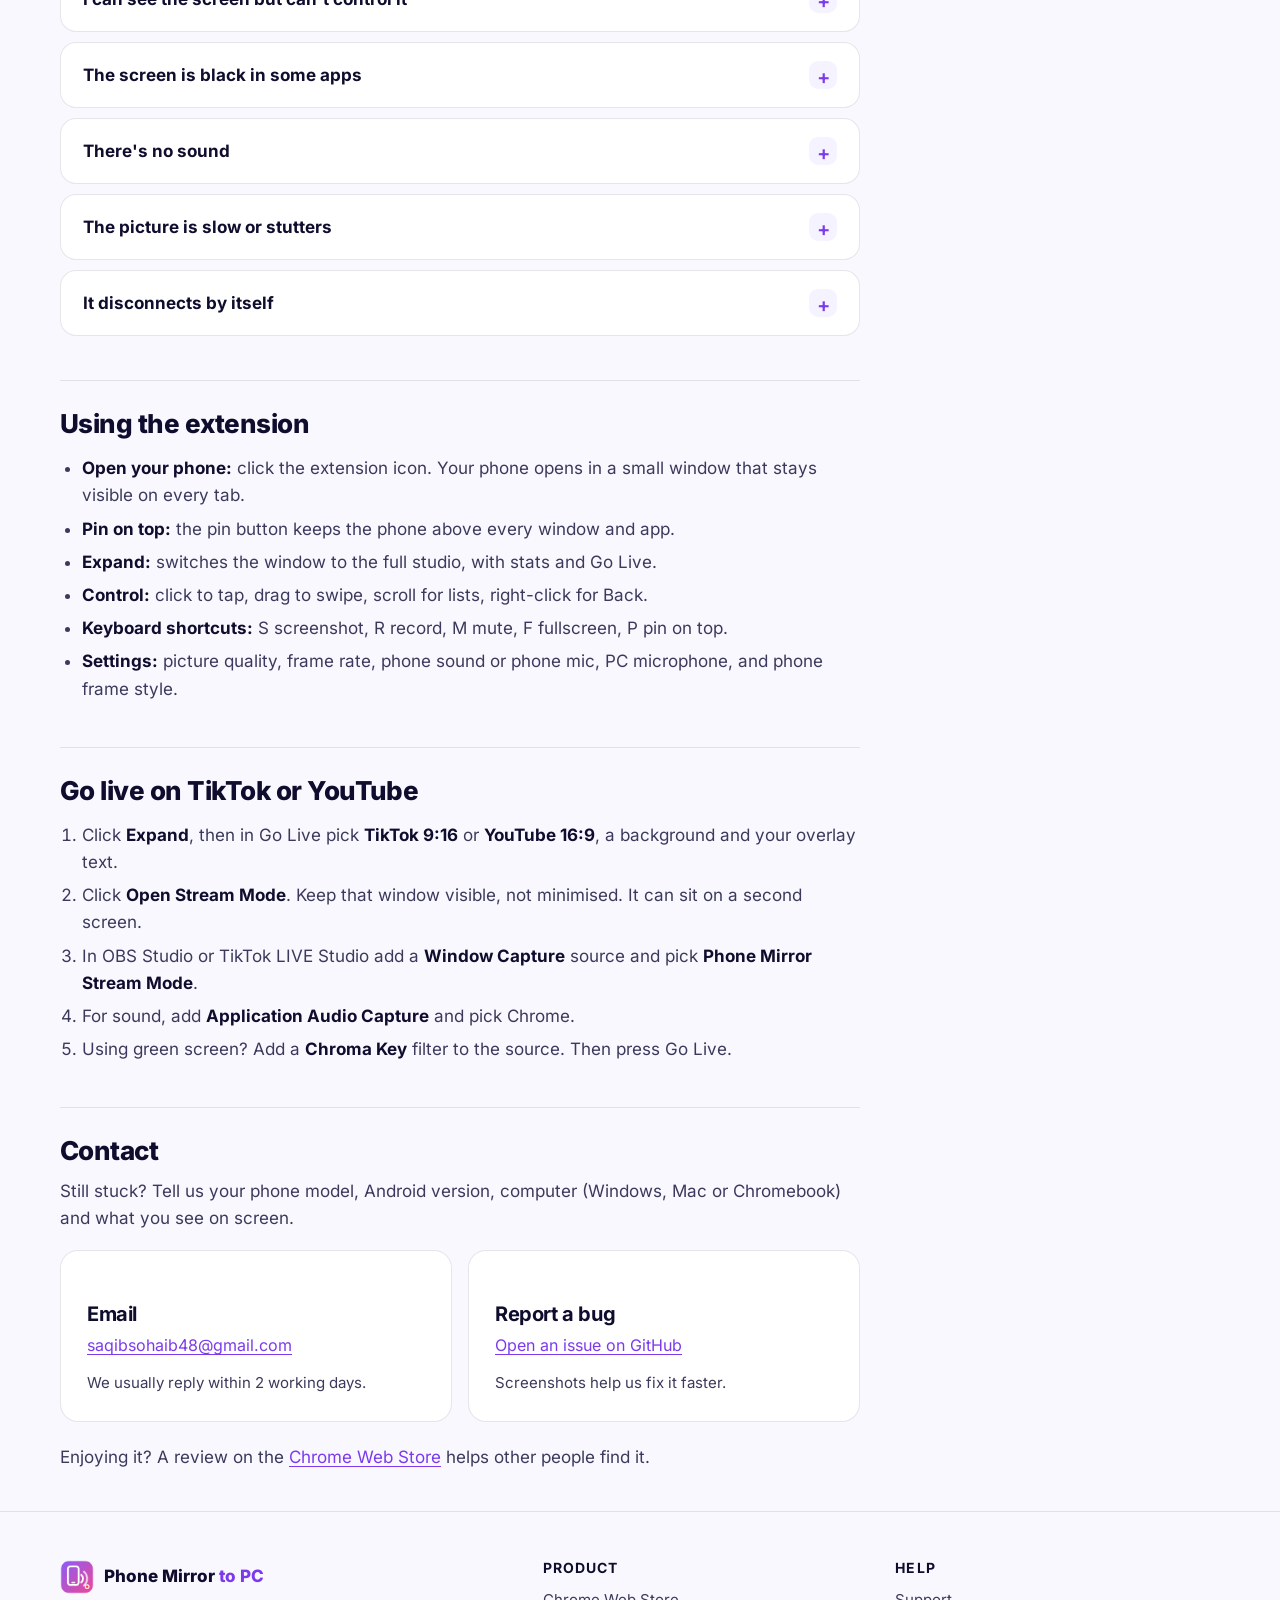
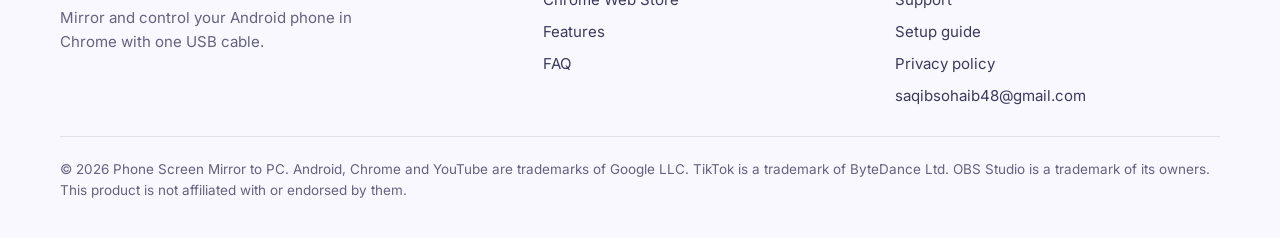
<file: support.html>
<!doctype html>
<html lang="en">
<head>
<meta charset="utf-8">
<meta name="viewport" content="width=device-width, initial-scale=1">
<title>Support: Set Up and Fix Phone Screen Mirror to PC</title>
<meta name="description" content="Turn on USB debugging for Samsung, Xiaomi, Pixel, OnePlus, Vivo and Huawei phones, and fix common problems: phone not in the list, black screen, no sound, lag.">
<link rel="canonical" href="https://YOUR-USERNAME.github.io/support.html">
<meta name="theme-color" content="#0b0a1f">
<link rel="icon" type="image/png" sizes="32x32" href="assets/icon32.png">
<link rel="icon" type="image/svg+xml" href="assets/logo.svg">
<link rel="stylesheet" href="assets/site.css">
<meta property="og:type" content="website">
<meta property="og:title" content="Support: Phone Screen Mirror to PC">
<meta property="og:description" content="Setup steps for every phone brand and fixes for common problems.">
<meta property="og:image" content="https://YOUR-USERNAME.github.io/assets/og-image.png">
<script type="application/ld+json">
{
  "@context": "https://schema.org",
  "@graph": [
    {
      "@type": "HowTo",
      "name": "How to mirror an Android phone to a PC with Phone Screen Mirror to PC",
      "description": "Turn on USB debugging once, plug in the phone and connect it in Chrome.",
      "totalTime": "PT2M",
      "supply": [{ "@type": "HowToSupply", "name": "USB data cable" }],
      "tool": [{ "@type": "HowToTool", "name": "Google Chrome or Microsoft Edge 116 or newer" }],
      "step": [
        { "@type": "HowToStep", "position": 1, "name": "Install the extension", "text": "Add Phone Screen Mirror to PC from the Chrome Web Store.", "url": "https://chromewebstore.google.com/detail/ocddcpfmfpgallddfdcejebnanejibnb" },
        { "@type": "HowToStep", "position": 2, "name": "Turn on Developer options", "text": "On the phone open Settings, then About phone, and tap Build number 7 times until it says You are now a developer." },
        { "@type": "HowToStep", "position": 3, "name": "Turn on USB debugging", "text": "Open Settings, then Developer options, and switch on USB debugging." },
        { "@type": "HowToStep", "position": 4, "name": "Plug in the phone", "text": "Connect the phone to the computer with a USB data cable." },
        { "@type": "HowToStep", "position": 5, "name": "Connect and allow", "text": "Click the extension icon, click Connect phone, choose the phone in the list, then tap Allow on the phone and tick Always allow." }
      ]
    },
    {
      "@type": "BreadcrumbList",
      "itemListElement": [
        { "@type": "ListItem", "position": 1, "name": "Home", "item": "https://YOUR-USERNAME.github.io/" },
        { "@type": "ListItem", "position": 2, "name": "Support", "item": "https://YOUR-USERNAME.github.io/support.html" }
      ]
    }
  ]
}
</script>
</head>
<body>
<a class="skip" href="#main">Skip to content</a>
<header class="top">
  <div class="wrap">
    <a class="logo" href="./" aria-label="Phone Screen Mirror to PC, home"><img src="assets/icon48.png" alt="" width="34" height="34"><b>Phone Mirror <span>to PC</span></b></a>
    <nav class="nav" aria-label="Main">
      <a href="./#features">Features</a><a href="./#faq">FAQ</a><a href="support.html" aria-current="page">Support</a><a href="privacy.html">Privacy</a>
    </nav>
    <a class="btn btn-primary" href="https://chromewebstore.google.com/detail/ocddcpfmfpgallddfdcejebnanejibnb" rel="noopener">Add to Chrome</a>
  </div>
</header>

<main id="main" class="wrap">
  <div class="page-h">
    <span class="kick">Support</span>
    <h1 style="font-size:clamp(34px,5vw,52px)">How can we help?</h1>
    <p>Set up your phone in about 2 minutes, or find a fix below. Most problems are solved by turning on USB debugging or trying another cable.</p>
    <nav class="toc" aria-label="On this page">
      <a href="#setup">Set up your phone</a><a href="#fix">Fix a problem</a><a href="#use">Using the extension</a><a href="#live">Go live</a><a href="#contact">Contact</a>
    </nav>
  </div>

  <div class="prose">
    <h2 id="setup">Set up your phone (one time)</h2>
    <p>Phone Screen Mirror to PC needs <strong>USB debugging</strong> turned on. It's a built-in Android setting. It's safe, and you can turn it off at any time. Pick your phone brand:</p>

    <div class="tabs" role="tablist" aria-label="Phone brand" id="brandTabs">
      <button role="tab" aria-selected="true" aria-controls="b-samsung" id="t-samsung">Samsung</button>
      <button role="tab" aria-selected="false" aria-controls="b-xiaomi" id="t-xiaomi">Xiaomi · Redmi · POCO</button>
      <button role="tab" aria-selected="false" aria-controls="b-pixel" id="t-pixel">Google Pixel</button>
      <button role="tab" aria-selected="false" aria-controls="b-oneplus" id="t-oneplus">OnePlus · Oppo · Realme</button>
      <button role="tab" aria-selected="false" aria-controls="b-vivo" id="t-vivo">Vivo · iQOO</button>
      <button role="tab" aria-selected="false" aria-controls="b-huawei" id="t-huawei">Huawei · Honor</button>
      <button role="tab" aria-selected="false" aria-controls="b-other" id="t-other">Other</button>
    </div>

    <div class="panel" role="tabpanel" id="b-samsung" aria-labelledby="t-samsung">
      <h3 style="margin-top:0">Samsung</h3>
      <ol>
        <li>Open <span class="path">Settings › About phone › Software information</span> and tap <strong>Build number</strong> 7 times. Enter your PIN if asked.</li>
        <li>Go back to <span class="path">Settings › Developer options</span>. It's at the very bottom of Settings.</li>
        <li>Turn on <strong>USB debugging</strong> and tap OK.</li>
      </ol>
    </div>
    <div class="panel" role="tabpanel" id="b-xiaomi" aria-labelledby="t-xiaomi">
      <h3 style="margin-top:0">Xiaomi, Redmi and POCO</h3>
      <ol>
        <li>Open <span class="path">Settings › About phone</span> and tap <strong>OS version</strong> (or MIUI version) 7 times.</li>
        <li>Open <span class="path">Settings › Additional settings › Developer options</span>.</li>
        <li>Turn on <strong>USB debugging</strong>.</li>
        <li>Also turn on <strong>USB debugging (Security settings)</strong>. Without it you can see the phone but not control it with the mouse. Xiaomi may ask you to sign in to a Mi account first.</li>
      </ol>
    </div>
    <div class="panel" role="tabpanel" id="b-pixel" aria-labelledby="t-pixel">
      <h3 style="margin-top:0">Google Pixel</h3>
      <ol>
        <li>Open <span class="path">Settings › About phone</span> and tap <strong>Build number</strong> 7 times.</li>
        <li>Open <span class="path">Settings › System › Developer options</span>.</li>
        <li>Turn on <strong>USB debugging</strong>.</li>
      </ol>
    </div>
    <div class="panel" role="tabpanel" id="b-oneplus" aria-labelledby="t-oneplus">
      <h3 style="margin-top:0">OnePlus, Oppo and Realme</h3>
      <ol>
        <li>Open <span class="path">Settings › About device › Version</span> and tap <strong>Build number</strong> 7 times.</li>
        <li>Open <span class="path">Settings › Additional settings › Developer options</span>.</li>
        <li>Turn on <strong>USB debugging</strong>.</li>
        <li>If mouse control doesn't work later, also turn on <strong>Disable permission monitoring</strong> in Developer options.</li>
      </ol>
    </div>
    <div class="panel" role="tabpanel" id="b-vivo" aria-labelledby="t-vivo">
      <h3 style="margin-top:0">Vivo and iQOO</h3>
      <ol>
        <li>Open <span class="path">Settings › About phone › Software version</span> and tap <strong>Software version</strong> 7 times.</li>
        <li>Open <span class="path">Settings › System management › Developer options</span>.</li>
        <li>Turn on <strong>USB debugging</strong>.</li>
      </ol>
    </div>
    <div class="panel" role="tabpanel" id="b-huawei" aria-labelledby="t-huawei">
      <h3 style="margin-top:0">Huawei and Honor</h3>
      <ol>
        <li>Open <span class="path">Settings › About phone</span> and tap <strong>Build number</strong> 7 times.</li>
        <li>Open <span class="path">Settings › System &amp; updates › Developer options</span>.</li>
        <li>Turn on <strong>USB debugging</strong>.</li>
      </ol>
    </div>
    <div class="panel" role="tabpanel" id="b-other" aria-labelledby="t-other">
      <h3 style="margin-top:0">Other Android phones</h3>
      <ol>
        <li>Open <span class="path">Settings › About phone</span> and tap <strong>Build number</strong> 7 times.</li>
        <li>Open <span class="path">Settings › System › Developer options</span>.</li>
        <li>Turn on <strong>USB debugging</strong>.</li>
      </ol>
      <p class="note" style="margin-top:12px">Can't find it? Search Settings for "Build number", then "USB debugging".</p>
    </div>

    <h3>Then connect</h3>
    <ol>
      <li>Plug the phone into your PC with a USB <strong>data</strong> cable. If the phone asks "Use USB for", choose <strong>File transfer</strong>.</li>
      <li>Click the Phone Screen Mirror to PC icon in Chrome's toolbar. A small phone window opens.</li>
      <li>Click <strong>Connect phone</strong> and choose your phone in Chrome's list.</li>
      <li>On the phone, tick <strong>Always allow from this computer</strong> and tap <strong>Allow</strong>.</li>
    </ol>
    <p>Next time, just plug in. A phone you allowed before connects by itself.</p>

    <h2 id="fix">Fix a problem</h2>
    <div class="faq" style="margin:0">
      <details id="not-listed"><summary>My phone isn't in the list ("No compatible devices found")</summary><div>
        <p>Chrome only lists phones with USB debugging on. Check these in order:</p>
        <ol><li>USB debugging is on (see <a href="#setup">setup</a>).</li><li>Unplug and plug the cable back in. If the phone asks "Use USB for", choose <strong>File transfer</strong>.</li><li>Try another cable or USB port. Many cables only charge.</li><li>Unlock the phone screen while connecting.</li></ol>
      </div></details>
      <details id="busy"><summary>It says another program is using the phone</summary><div>
        <p>Only one program can use USB debugging at a time. Close Android Studio, adb, or any other phone mirroring or phone manager program. Then unplug, plug in again and click Connect.</p>
      </div></details>
      <details id="no-allow"><summary>The "Allow USB debugging?" message doesn't appear on the phone</summary><div>
        <ol><li>Unlock the phone and keep the screen on.</li><li>In Developer options tap <strong>Revoke USB debugging authorizations</strong>, then unplug and plug in again.</li><li>Click Connect phone again.</li></ol>
      </div></details>
      <details id="windows-driver"><summary>Windows doesn't see my phone</summary><div>
        <p>Some Windows PCs need the phone maker's USB driver. Install it from your phone maker's support website (search for your brand name and "USB driver"), restart Chrome and try again.</p>
      </div></details>
      <details id="no-control"><summary>I can see the screen but can't control it</summary><div>
        <p>Xiaomi, Redmi and POCO: turn on <strong>USB debugging (Security settings)</strong>. OnePlus, Oppo and Realme: turn on <strong>Disable permission monitoring</strong>. Both are in Developer options. Then reconnect.</p>
        <p>Control is also paused while the view is rotated. Rotate it back to control the phone.</p>
      </div></details>
      <details id="black"><summary>The screen is black in some apps</summary><div>
        <p>Some apps, such as banking and video streaming apps, block screen capture on purpose. They show black while everything else mirrors normally. This is set by those apps and can't be changed.</p>
      </div></details>
      <details id="no-sound"><summary>There's no sound</summary><div>
        <ol><li>Phone sound needs <strong>Android 11 or newer</strong>.</li><li>Check that Sound isn't muted on the toolbar, and that Settings › Sound is set to <strong>Phone sound</strong>.</li><li>Click once on the phone picture. Chrome sometimes waits for a click before playing sound.</li><li>Some apps block their sound from being captured.</li></ol>
      </div></details>
      <details id="lag"><summary>The picture is slow or stutters</summary><div>
        <p>Open <strong>Settings</strong> (gear icon) and choose <strong>720p</strong> or <strong>30 fps</strong>. Use a USB port directly on the computer instead of a hub, and close other heavy programs.</p>
      </div></details>
      <details id="disconnects"><summary>It disconnects by itself</summary><div>
        <p>A loose or worn cable is the usual cause. Try another cable and port. Also check that the phone doesn't switch to "Charging only" when the screen turns off.</p>
      </div></details>
    </div>

    <h2 id="use">Using the extension</h2>
    <ul>
      <li><strong>Open your phone:</strong> click the extension icon. Your phone opens in a small window that stays visible on every tab.</li>
      <li><strong>Pin on top:</strong> the pin button keeps the phone above every window and app.</li>
      <li><strong>Expand:</strong> switches the window to the full studio, with stats and Go Live.</li>
      <li><strong>Control:</strong> click to tap, drag to swipe, scroll for lists, right-click for Back.</li>
      <li><strong>Keyboard shortcuts:</strong> S screenshot, R record, M mute, F fullscreen, P pin on top.</li>
      <li><strong>Settings:</strong> picture quality, frame rate, phone sound or phone mic, PC microphone, and phone frame style.</li>
    </ul>

    <h2 id="live">Go live on TikTok or YouTube</h2>
    <ol>
      <li>Click <strong>Expand</strong>, then in Go Live pick <strong>TikTok 9:16</strong> or <strong>YouTube 16:9</strong>, a background and your overlay text.</li>
      <li>Click <strong>Open Stream Mode</strong>. Keep that window visible, not minimised. It can sit on a second screen.</li>
      <li>In OBS Studio or TikTok LIVE Studio add a <strong>Window Capture</strong> source and pick <strong>Phone Mirror Stream Mode</strong>.</li>
      <li>For sound, add <strong>Application Audio Capture</strong> and pick Chrome.</li>
      <li>Using green screen? Add a <strong>Chroma Key</strong> filter to the source. Then press Go Live.</li>
    </ol>

    <h2 id="contact">Contact</h2>
    <p>Still stuck? Tell us your phone model, Android version, computer (Windows, Mac or Chromebook) and what you see on screen.</p>
    <div class="contact">
      <div class="card"><h3>Email</h3><p><a href="mailto:saqibsohaib48@gmail.com">saqibsohaib48@gmail.com</a></p><p class="muted" style="font-size:15px">We usually reply within 2 working days.</p></div>
      <div class="card"><h3>Report a bug</h3><p><a href="https://github.com/YOUR-USERNAME/YOUR-USERNAME.github.io/issues" rel="noopener">Open an issue on GitHub</a></p><p class="muted" style="font-size:15px">Screenshots help us fix it faster.</p></div>
    </div>
    <p style="margin-top:22px">Enjoying it? A review on the <a href="https://chromewebstore.google.com/detail/ocddcpfmfpgallddfdcejebnanejibnb/reviews" rel="noopener">Chrome Web Store</a> helps other people find it.</p>
  </div>
</main>

<footer>
  <div class="wrap">
    <div>
      <a class="logo" href="./"><img src="assets/icon48.png" alt="" width="34" height="34"><b>Phone Mirror <span>to PC</span></b></a>
      <p style="margin-top:12px;max-width:340px">Mirror and control your Android phone in Chrome with one USB cable.</p>
    </div>
    <div><h3>Product</h3><ul><li><a href="https://chromewebstore.google.com/detail/ocddcpfmfpgallddfdcejebnanejibnb" rel="noopener">Chrome Web Store</a></li><li><a href="./#features">Features</a></li><li><a href="./#faq">FAQ</a></li></ul></div>
    <div><h3>Help</h3><ul><li><a href="support.html">Support</a></li><li><a href="support.html#setup">Setup guide</a></li><li><a href="privacy.html">Privacy policy</a></li><li><a href="mailto:saqibsohaib48@gmail.com">saqibsohaib48@gmail.com</a></li></ul></div>
    <p class="legal">© 2026 Phone Screen Mirror to PC. Android, Chrome and YouTube are trademarks of Google LLC. TikTok is a trademark of ByteDance Ltd. OBS Studio is a trademark of its owners. This product is not affiliated with or endorsed by them.</p>
  </div>
</footer>
<script>
// Brand tabs: without JavaScript every brand's steps stay visible.
(function () {
  var tabs = document.querySelectorAll('#brandTabs [role="tab"]');
  function show(t) {
    tabs.forEach(function (b) {
      var on = b === t;
      b.setAttribute('aria-selected', String(on));
      b.tabIndex = on ? 0 : -1;
      document.getElementById(b.getAttribute('aria-controls')).hidden = !on;
    });
  }
  tabs.forEach(function (b, i) {
    b.addEventListener('click', function () { show(b); });
    b.addEventListener('keydown', function (e) {
      var d = e.key === 'ArrowRight' ? 1 : e.key === 'ArrowLeft' ? -1 : 0;
      if (d) { var n = tabs[(i + d + tabs.length) % tabs.length]; n.focus(); show(n); }
    });
  });
  show(tabs[0]);
  // Open a problem directly from a link like support.html#no-sound
  var hit = location.hash && document.querySelector('details' + location.hash);
  if (hit) hit.open = true;
})();
</script>
</body>
</html>
</file>
<file: assets/site.css>
@font-face { font-family: Inter; src: url(inter.woff2) format('woff2'); font-weight: 100 900; font-display: swap; }

:root {
  --bg: #0b0a1f; --bg-2: #12112a; --card: #17163a; --card-2: #1e1c47;
  --fg: #f8fafc; --fg-2: #cbd5e1; --muted: #94a3b8;
  --border: rgba(255,255,255,.10); --border-2: rgba(196,181,253,.30);
  --violet: #8b5cf6; --pink: #ec4899; --accent: #c084fc;
  --grad: linear-gradient(135deg, #8b5cf6, #ec4899);
  --ok: #22c55e; --warn: #f59e0b;
  --shadow: 0 30px 80px -24px rgba(0,0,0,.65);
  --r: 18px; --max: 1160px;
  color-scheme: dark;
}
@media (prefers-color-scheme: light) {
  :root:not([data-theme="dark"]) {
    --bg: #faf8ff; --bg-2: #f1edff; --card: #ffffff; --card-2: #f5f3ff;
    --fg: #0f0d2e; --fg-2: #3b3a5c; --muted: #64627f;
    --border: rgba(15,13,46,.10); --border-2: rgba(124,58,237,.28);
    --accent: #7c3aed; --shadow: 0 30px 70px -28px rgba(76,29,149,.35);
    color-scheme: light;
  }
}
:root[data-theme="light"] {
  --bg: #faf8ff; --bg-2: #f1edff; --card: #ffffff; --card-2: #f5f3ff;
  --fg: #0f0d2e; --fg-2: #3b3a5c; --muted: #64627f;
  --border: rgba(15,13,46,.10); --border-2: rgba(124,58,237,.28);
  --accent: #7c3aed; --shadow: 0 30px 70px -28px rgba(76,29,149,.35);
  color-scheme: light;
}

* { box-sizing: border-box; }
html { scroll-behavior: smooth; -webkit-text-size-adjust: 100%; }
body { margin: 0; background: var(--bg); color: var(--fg); font: 17px/1.6 Inter, system-ui, -apple-system, "Segoe UI", Roboto, sans-serif; -webkit-font-smoothing: antialiased; overflow-x: hidden; }
img { max-width: 100%; height: auto; display: block; }
a { color: var(--accent); text-underline-offset: 3px; }
h1, h2, h3 { line-height: 1.12; letter-spacing: -.02em; margin: 0; }
h1 { font-size: clamp(38px, 6vw, 66px); font-weight: 800; }
h2 { font-size: clamp(30px, 4vw, 44px); font-weight: 800; }
h3 { font-size: 20px; font-weight: 700; }
p { margin: 0; }
.wrap { width: min(var(--max), 100% - 32px); margin-inline: auto; }
.g { background: var(--grad); -webkit-background-clip: text; background-clip: text; color: transparent; }
.muted { color: var(--muted); }
.skip { position: absolute; left: -999px; } .skip:focus { left: 16px; top: 16px; z-index: 99; background: var(--card); padding: 8px 12px; border-radius: 8px; }
:focus-visible { outline: 3px solid var(--accent); outline-offset: 3px; border-radius: 6px; }

/* header */
.top { position: sticky; top: 0; z-index: 20; backdrop-filter: blur(14px); background: color-mix(in srgb, var(--bg) 78%, transparent); border-bottom: 1px solid var(--border); }
.top .wrap { display: flex; align-items: center; gap: 16px; height: 68px; }
.logo { display: flex; align-items: center; gap: 10px; font-weight: 800; font-size: 17px; color: var(--fg); text-decoration: none; white-space: nowrap; }
.logo img { width: 34px; height: 34px; }
.logo span { color: var(--accent); }
.nav { display: flex; gap: 4px; margin-left: auto; }
.nav a { padding: 8px 12px; border-radius: 10px; color: var(--fg-2); text-decoration: none; font-size: 15px; font-weight: 550; }
.nav a:hover, .nav a[aria-current="page"] { color: var(--fg); background: var(--card-2); }

/* buttons */
.btn { display: inline-flex; align-items: center; justify-content: center; gap: 10px; min-height: 48px; padding: 0 22px; border-radius: 14px; font: inherit; font-weight: 700; font-size: 16px; text-decoration: none; border: 1px solid var(--border); background: var(--card); color: var(--fg); cursor: pointer; transition: transform .15s ease, box-shadow .15s ease; }
.btn:hover { transform: translateY(-1px); }
.btn-primary { border: 0; color: #fff; background: var(--grad); box-shadow: 0 14px 34px -12px rgba(236,72,153,.6); }
.btn-lg { min-height: 56px; padding: 0 28px; font-size: 17px; border-radius: 16px; }
.btn svg { width: 20px; height: 20px; flex: none; }
.top .btn { min-height: 40px; padding: 0 16px; font-size: 14.5px; border-radius: 12px; }

/* hero */
.hero { position: relative; padding: 72px 0 40px; text-align: center; overflow: hidden; }
.hero::before { content: ""; position: absolute; inset: -20% -10% auto; height: 760px; z-index: -1;
  background: radial-gradient(600px 380px at 75% 20%, rgba(236,72,153,.28), transparent 70%), radial-gradient(640px 420px at 20% 40%, rgba(139,92,246,.32), transparent 70%); }
.pill { display: inline-flex; align-items: center; gap: 8px; padding: 7px 14px; border-radius: 999px; background: var(--card-2); border: 1px solid var(--border-2); color: var(--fg-2); font-size: 14px; font-weight: 650; }
.pill b { width: 8px; height: 8px; border-radius: 50%; background: var(--ok); box-shadow: 0 0 0 4px rgba(34,197,94,.2); }
.hero h1 { margin: 20px auto 0; max-width: 900px; }
.lead { margin: 20px auto 0; max-width: 680px; font-size: clamp(17px, 2.2vw, 20px); color: var(--fg-2); }
.cta { display: flex; flex-wrap: wrap; justify-content: center; gap: 12px; margin-top: 30px; }
.facts { display: flex; flex-wrap: wrap; justify-content: center; gap: 8px 22px; margin-top: 22px; color: var(--muted); font-size: 14.5px; font-weight: 550; }
.facts span::before { content: "✓"; color: var(--ok); font-weight: 800; margin-right: 7px; }
.shot { margin: 56px auto 0; max-width: 1060px; border-radius: 20px; overflow: hidden; border: 1px solid var(--border); background: #14132b; box-shadow: var(--shadow); }
.shot .bar { display: flex; gap: 7px; align-items: center; height: 36px; padding: 0 14px; background: #1c1a38; border-bottom: 1px solid rgba(255,255,255,.08); }
.shot .bar i { width: 11px; height: 11px; border-radius: 50%; background: #ef4444; } .shot .bar i:nth-child(2){background:#f59e0b} .shot .bar i:nth-child(3){background:#22c55e}

/* sections */
section { padding: 84px 0; }
.sec-h { text-align: center; max-width: 720px; margin: 0 auto 44px; }
.sec-h p { margin-top: 14px; color: var(--fg-2); font-size: 18px; }
.kick { display: block; margin-bottom: 12px; color: var(--accent); font-weight: 750; font-size: 13.5px; letter-spacing: .1em; text-transform: uppercase; }
.answer { max-width: 820px; margin: 0 auto; padding: 22px 26px; border-radius: var(--r); background: var(--card); border: 1px solid var(--border-2); font-size: 18px; color: var(--fg-2); }
.answer strong { color: var(--fg); }

.grid3 { display: grid; grid-template-columns: repeat(3, 1fr); gap: 16px; }
.card { padding: 26px; border-radius: var(--r); background: var(--card); border: 1px solid var(--border); }
.card p { margin-top: 8px; color: var(--fg-2); font-size: 16px; }
.ico { width: 46px; height: 46px; border-radius: 13px; display: grid; place-items: center; background: var(--grad); color: #fff; margin-bottom: 16px; }
.ico svg { width: 24px; height: 24px; }

.split { display: grid; grid-template-columns: 1.05fr .95fr; gap: 56px; align-items: center; }
.split + .split { margin-top: 96px; }
.split.rev .media { order: -1; }
.split h2 { font-size: clamp(28px, 3.4vw, 40px); }
.split p.body { margin-top: 16px; color: var(--fg-2); font-size: 18px; }
.ticks { list-style: none; padding: 0; margin: 22px 0 0; display: grid; gap: 10px; }
.ticks li { display: flex; gap: 12px; color: var(--fg-2); }
.ticks li::before { content: ""; flex: none; width: 22px; height: 22px; margin-top: 2px; border-radius: 7px; background: var(--grad) center/14px no-repeat; background-image: url("data:image/svg+xml,%3Csvg xmlns='http://www.w3.org/2000/svg' viewBox='0 0 24 24' fill='none' stroke='white' stroke-width='3.5' stroke-linecap='round' stroke-linejoin='round'%3E%3Cpath d='M20 6 9 17l-5-5'/%3E%3C/svg%3E"), var(--grad); }
.media { display: grid; place-items: center; padding: 34px; border-radius: 26px; background: radial-gradient(400px 300px at 70% 20%, rgba(236,72,153,.25), transparent 70%), radial-gradient(400px 300px at 20% 90%, rgba(139,92,246,.3), transparent 70%), var(--bg-2); border: 1px solid var(--border); }
.media img { border-radius: 16px; box-shadow: var(--shadow); }
.media .tall { height: 520px; width: auto; max-width: 100%; object-fit: contain; }

/* steps */
.steps { display: grid; grid-template-columns: repeat(3, 1fr); gap: 16px; counter-reset: s; }
.step { position: relative; padding: 28px 26px; border-radius: var(--r); background: var(--card); border: 1px solid var(--border); counter-increment: s; }
.step::before { content: counter(s); display: grid; place-items: center; width: 42px; height: 42px; border-radius: 12px; margin-bottom: 16px; background: var(--grad); color: #fff; font-weight: 800; font-size: 18px; }
.step p { margin-top: 8px; color: var(--fg-2); font-size: 16px; }

/* table */
.tbl { width: 100%; border-collapse: separate; border-spacing: 0; border: 1px solid var(--border); border-radius: var(--r); overflow: hidden; background: var(--card); font-size: 16px; }
.tbl th, .tbl td { padding: 15px 18px; text-align: left; border-bottom: 1px solid var(--border); vertical-align: top; }
.tbl tr:last-child td { border-bottom: 0; }
.tbl thead th { background: var(--card-2); font-size: 14px; text-transform: uppercase; letter-spacing: .06em; color: var(--muted); }
.tbl td:first-child { font-weight: 650; color: var(--fg); }
.tbl td { color: var(--fg-2); }
.yes { color: var(--ok); font-weight: 700; }
.tbl-wrap { overflow-x: auto; -webkit-overflow-scrolling: touch; }

/* faq */
.faq { max-width: 820px; margin: 0 auto; display: grid; gap: 10px; }
details { border-radius: 16px; background: var(--card); border: 1px solid var(--border); }
summary { list-style: none; cursor: pointer; padding: 18px 22px; font-weight: 700; font-size: 17px; display: flex; gap: 14px; justify-content: space-between; align-items: center; }
summary::-webkit-details-marker { display: none; }
summary::after { content: "+"; flex: none; width: 28px; height: 28px; border-radius: 9px; display: grid; place-items: center; background: var(--card-2); color: var(--accent); font-size: 20px; font-weight: 600; transition: transform .2s; }
details[open] summary::after { transform: rotate(45deg); }
details > div { padding: 0 22px 20px; color: var(--fg-2); }
details > div p + p, details > div ol, details > div ul { margin-top: 10px; }
details ol, details ul { padding-left: 20px; margin-bottom: 0; }
details li + li { margin-top: 5px; }

/* final cta */
.final { text-align: center; padding: 64px 24px; border-radius: 28px; background: radial-gradient(500px 300px at 80% 0%, rgba(244,114,182,.45), transparent 70%), linear-gradient(135deg, #4c1d95, #7c3aed 55%, #be185d); color: #fff; }
.final p { margin: 14px auto 0; max-width: 560px; color: #f5f3ff; font-size: 18px; }
.final .btn { background: #fff; color: #4c1d95; box-shadow: 0 16px 40px -12px rgba(0,0,0,.45); }

/* page (support, privacy) */
.page-h { padding: 64px 0 28px; }
.page-h p { margin-top: 14px; color: var(--fg-2); font-size: 19px; max-width: 700px; }
.prose { max-width: 800px; }
.prose h2 { font-size: 26px; margin: 44px 0 12px; padding-top: 28px; border-top: 1px solid var(--border); }
.prose h3 { margin: 26px 0 8px; }
.prose p, .prose li { color: var(--fg-2); }
.prose p + p { margin-top: 12px; }
.prose ul, .prose ol { padding-left: 22px; } .prose li + li { margin-top: 6px; }
.prose strong { color: var(--fg); }
.toc { display: flex; flex-wrap: wrap; gap: 8px; margin-top: 22px; }
.toc a { padding: 8px 14px; border-radius: 10px; background: var(--card); border: 1px solid var(--border); color: var(--fg-2); text-decoration: none; font-size: 15px; font-weight: 600; }
.tabs { display: flex; flex-wrap: wrap; gap: 8px; margin: 16px 0 10px; }
.tabs button { font: inherit; font-size: 15px; font-weight: 650; padding: 9px 15px; border-radius: 11px; border: 1px solid var(--border); background: var(--card); color: var(--fg-2); cursor: pointer; }
.tabs button[aria-selected="true"] { background: var(--grad); color: #fff; border-color: transparent; }
.panel { padding: 22px 24px; border-radius: var(--r); background: var(--card); border: 1px solid var(--border); }
.panel ol { margin: 0; }
.path { display: inline-block; padding: 1px 8px; border-radius: 7px; background: var(--card-2); border: 1px solid var(--border); font-weight: 650; color: var(--fg); font-size: .95em; }
.note { margin-top: 14px; padding: 14px 16px; border-radius: 12px; background: rgba(245,158,11,.10); border: 1px solid rgba(245,158,11,.35); color: var(--fg-2); font-size: 15.5px; }
.contact { display: grid; grid-template-columns: repeat(2, 1fr); gap: 16px; margin-top: 18px; }

/* footer */
footer { margin-top: 40px; padding: 48px 0 36px; border-top: 1px solid var(--border); color: var(--muted); font-size: 15px; }
footer .wrap { display: grid; grid-template-columns: 1.4fr 1fr 1fr; gap: 28px; }
footer h3 { font-size: 14px; color: var(--fg); text-transform: uppercase; letter-spacing: .08em; margin-bottom: 12px; }
footer ul { list-style: none; padding: 0; margin: 0; display: grid; gap: 8px; }
footer a { color: var(--fg-2); text-decoration: none; } footer a:hover { color: var(--fg); }
footer .legal { grid-column: 1 / -1; padding-top: 22px; border-top: 1px solid var(--border); font-size: 13.5px; }

@media (max-width: 900px) {
  .grid3, .steps { grid-template-columns: 1fr 1fr; }
  .split, .split.rev { grid-template-columns: 1fr; gap: 28px; }
  .split.rev .media { order: 0; }
  footer .wrap { grid-template-columns: 1fr 1fr; }
  footer .wrap > :first-child { grid-column: 1 / -1; }
}
@media (max-width: 640px) {
  body { font-size: 16px; }
  .nav { display: none; }
  .top .btn { margin-left: auto; }
  .hero { padding-top: 48px; }
  section { padding: 60px 0; }
  .grid3, .steps, .contact { grid-template-columns: 1fr; }
  .media { padding: 18px; border-radius: 20px; }
  .media .tall { height: 440px; }
  .cta .btn { width: 100%; }
  .shot .bar { height: 26px; } .shot .bar i { width: 8px; height: 8px; }
  .final { padding: 48px 20px; border-radius: 22px; }
  .tbl th, .tbl td { padding: 12px 12px; font-size: 14.5px; }
}
@media (prefers-reduced-motion: reduce) { html { scroll-behavior: auto; } .btn { transition: none; } }
.top .btn { white-space: nowrap; }
.logo b { font-weight: 800; }
@media (max-width: 380px) { .logo { font-size: 15.5px; } .logo img { width: 30px; height: 30px; } .top .btn { padding: 0 12px; } }
</file>
